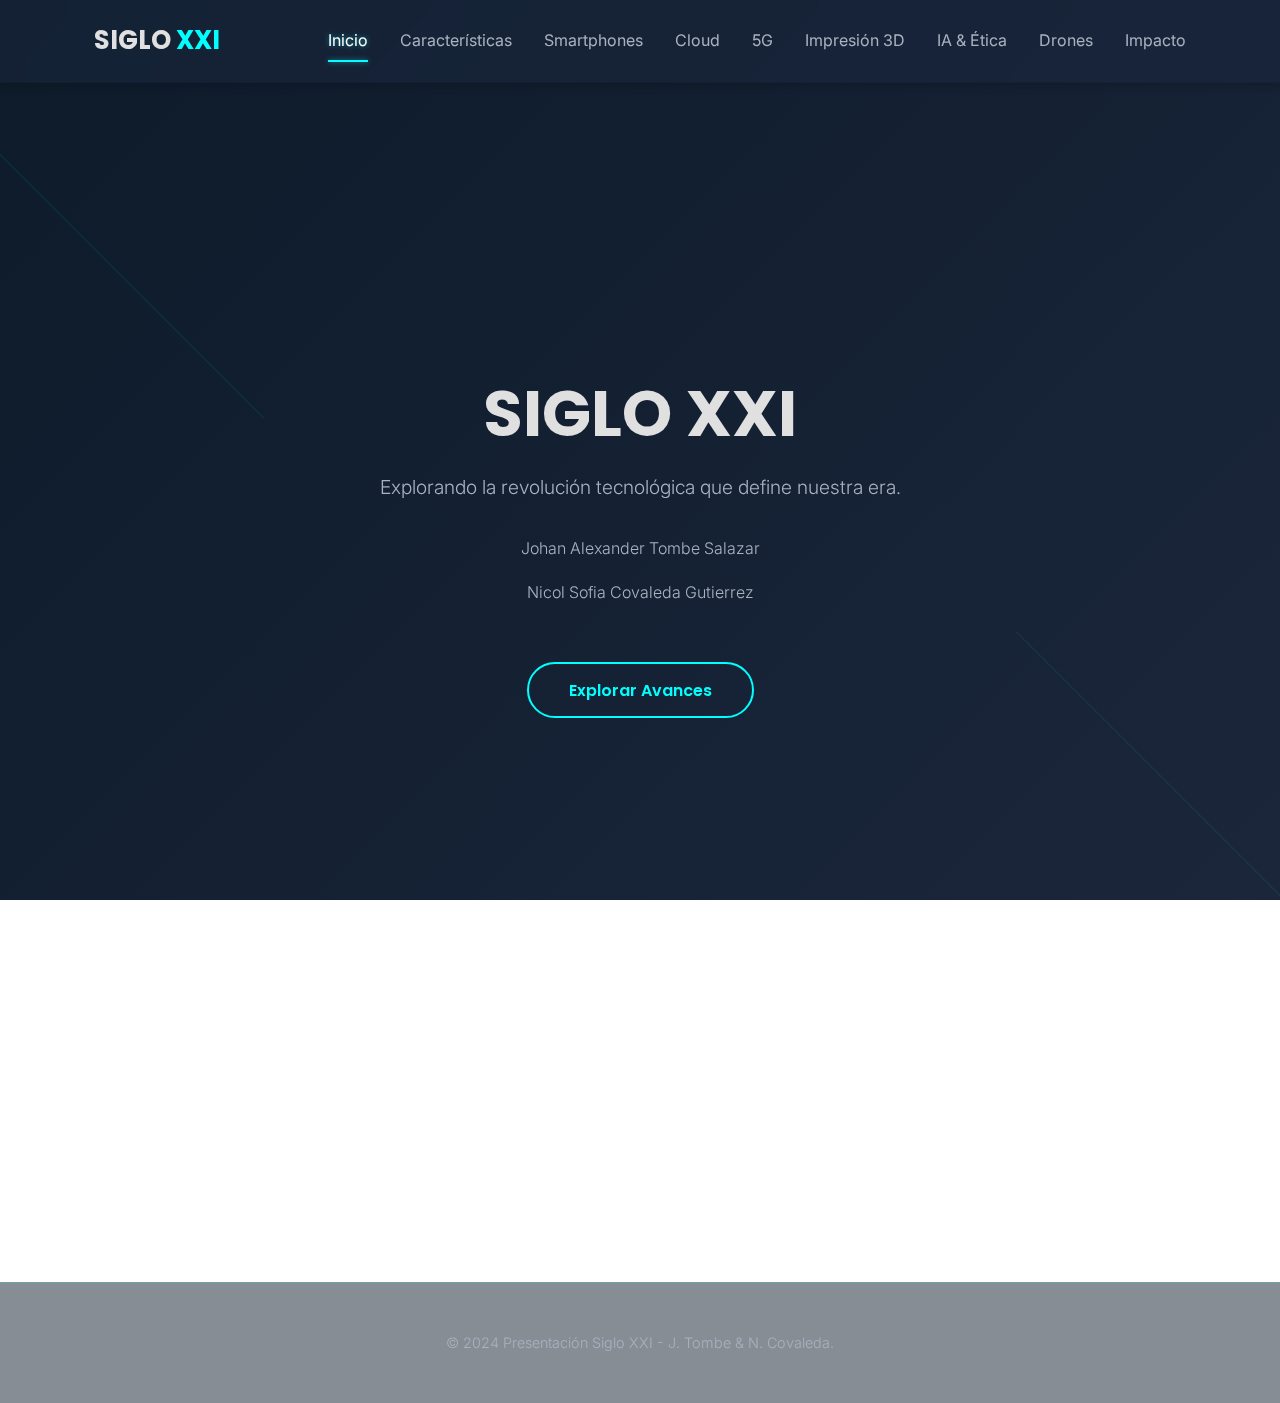
<file: index.html>
<!DOCTYPE html>
<html lang="es">
<head>
    <meta charset="UTF-8">
    <meta name="viewport" content="width=device-width, initial-scale=1.0">
    <title>Siglo XXI - Avances Tecnológicos</title>
    <link rel="stylesheet" href="style.css">
    <!-- Optional Favicon -->
    <!-- <link rel="icon" href="assets/favicon.png"> -->
</head>
<body>
    <header class="main-header">
        <div class="container">
            <div class="logo"><a href="index.html">SIGLO <span>XXI</span></a></div>
            <nav class="main-nav">
                <ul>
                    <li><a href="index.html" class="active">Inicio</a></li>
                    <li><a href="caracteristicas.html">Características</a></li>
                    <li><a href="smartphones.html">Smartphones</a></li>
                    <li><a href="cloud.html">Cloud</a></li>
                    <li><a href="5g.html">5G</a></li>
                    <li><a href="impresion3d.html">Impresión 3D</a></li>
                    <li><a href="ia-etica.html">IA & Ética</a></li>
                    <li><a href="drones.html">Drones</a></li>
                    <li><a href="impacto.html">Impacto</a></li>
                </ul>
            </nav>
        </div>
    </header>

    <main>
        <section class="hero">
            <div class="container">
                <h1 class="animate-on-scroll">SIGLO XXI</h1>
                <p class="subtitle animate-on-scroll delay-1">
                    Explorando la revolución tecnológica que define nuestra era.
                </p>
                <div class="authors animate-on-scroll delay-2">
                    <p>Johan Alexander Tombe Salazar</p>
                    <p>Nicol Sofia Covaleda Gutierrez</p>
                </div>
                <a href="caracteristicas.html" class="cta-button animate-on-scroll delay-3">
                    Explorar Avances
                </a>
            </div>
        </section>

        <!-- Optional: Add a brief intro section here -->
        <section class="container animate-on-scroll">
            <h2 style="text-align: center;">Una Era de Transformación Digital</h2>
            <p style="text-align: center; max-width: 700px; margin-left: auto; margin-right: auto;">
                El siglo XXI se caracteriza por una aceleración sin precedentes en la innovación tecnológica. Desde la inteligencia artificial hasta la conectividad global, estas herramientas están remodelando cada aspecto de nuestras vidas, sociedades y economías.
            </p>
        </section>

    </main>

    <footer class="main-footer">
        <div class="container">
            <p>© 2024 Presentación Siglo XXI - J. Tombe & N. Covaleda.</p>
        </div>
    </footer>

    <!-- Modal Overlay - Needed on every page for modals to work -->
    <div class="modal-overlay"></div>

    <script src="script.js"></script>
</body>
</html>
</file>
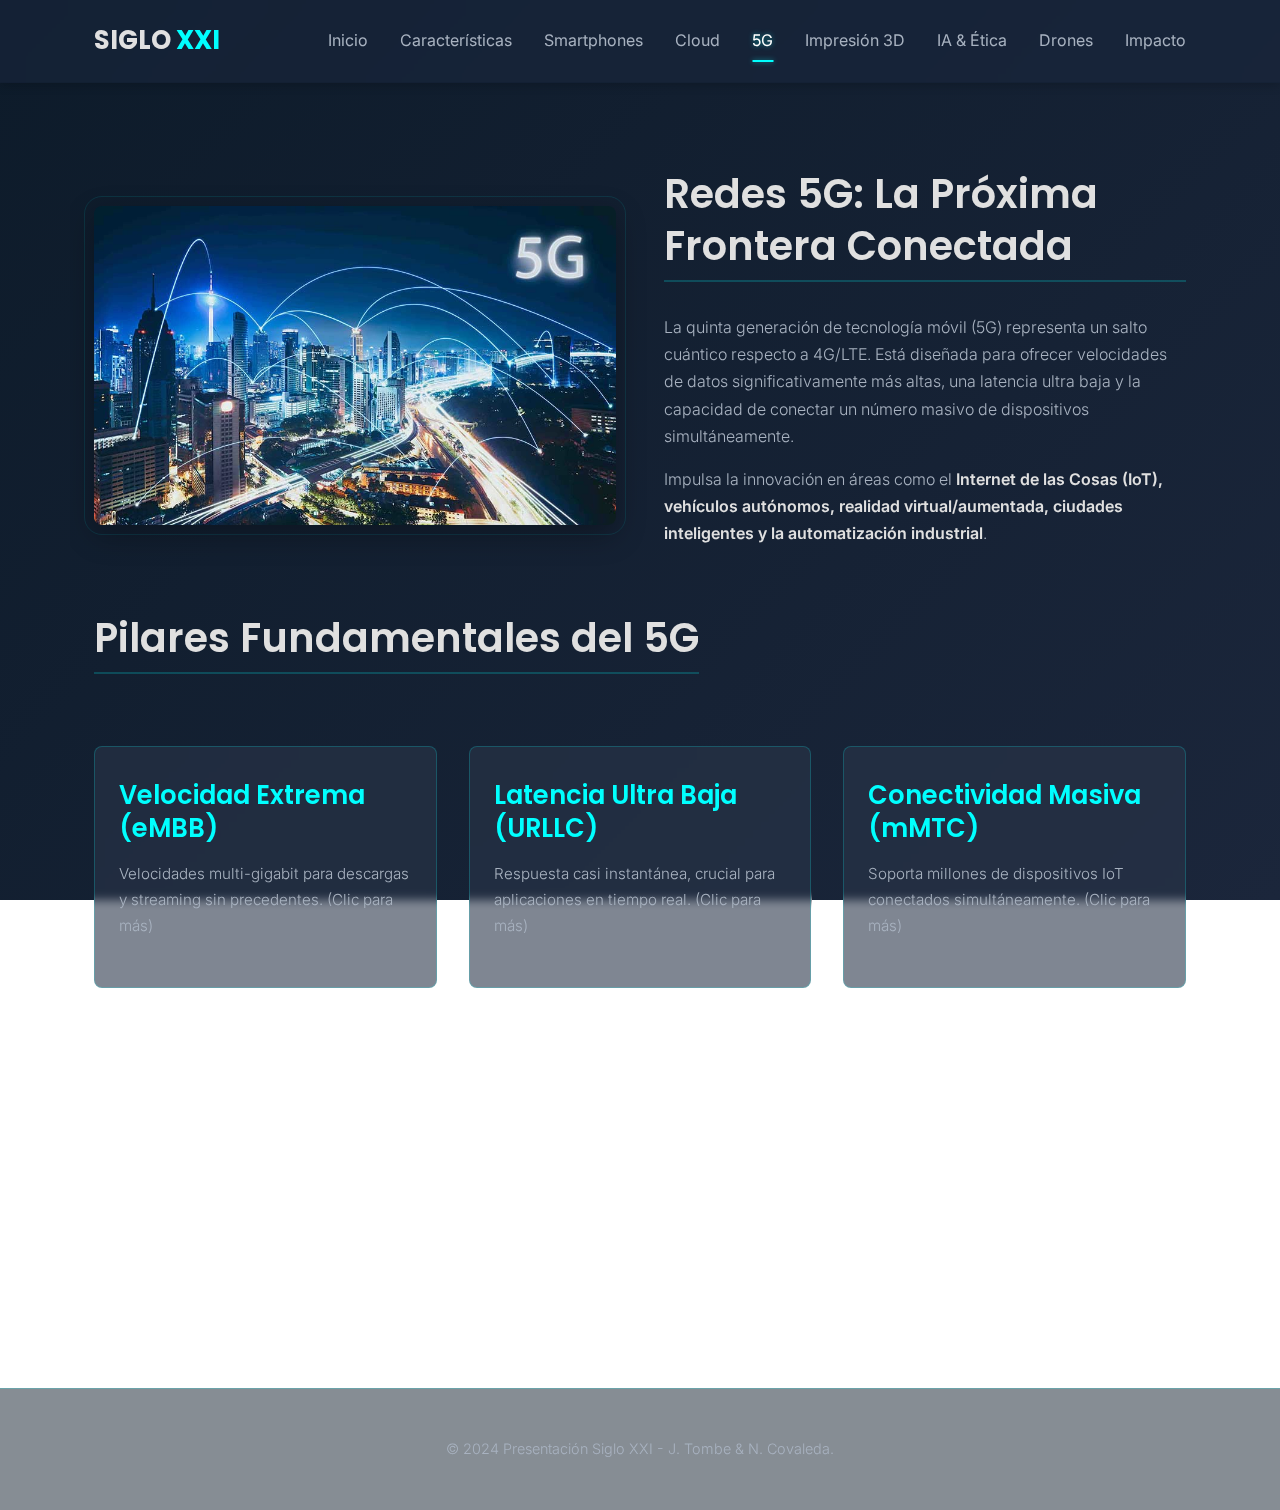
<file: 5g.html>
<!DOCTYPE html>
<html lang="es">
<head>
    <meta charset="UTF-8">
    <meta name="viewport" content="width=device-width, initial-scale=1.0">
    <title>Siglo XXI - Redes 5G</title>
    <link rel="stylesheet" href="style.css">
</head>
<body>
    <header class="main-header">
        <div class="container">
           <div class="logo"><a href="index.html">SIGLO <span>XXI</span></a></div>
           <nav class="main-nav">
                <ul>
                   <li><a href="index.html">Inicio</a></li>
                   <li><a href="caracteristicas.html">Características</a></li>
                   <li><a href="smartphones.html">Smartphones</a></li>
                   <li><a href="cloud.html">Cloud</a></li>
                   <li><a href="5g.html" class="active">5G</a></li>
                   <li><a href="impresion3d.html">Impresión 3D</a></li>
                   <li><a href="ia-etica.html">IA & Ética</a></li>
                   <li><a href="drones.html">Drones</a></li>
                   <li><a href="impacto.html">Impacto</a></li>
                </ul>
            </nav>
       </div>
   </header>

    <main>
        <section class="container">
             <div class="feature-layout animate-on-scroll">
                 <div class="feature-image">
                     <!-- Replace with image: Graphic depicting 5G waves connecting a city, IoT devices, cars -->
                      <img src="assets/placeholder_5g.jpg" alt="Conectividad 5G">
                 </div>
                 <div class="feature-text">
                     <h2>Redes 5G: La Próxima Frontera Conectada</h2>
                     <p>La quinta generación de tecnología móvil (5G) representa un salto cuántico respecto a 4G/LTE. Está diseñada para ofrecer velocidades de datos significativamente más altas, una latencia ultra baja y la capacidad de conectar un número masivo de dispositivos simultáneamente.</p>
                      <p>Impulsa la innovación en áreas como el <strong>Internet de las Cosas (IoT), vehículos autónomos, realidad virtual/aumentada, ciudades inteligentes y la automatización industrial</strong>.</p>
                 </div>
            </div>
        </section>

        <section class="container">
            <h2 class="animate-on-scroll">Pilares Fundamentales del 5G</h2>
             <div class="card-grid">
                <div class="card animate-on-scroll delay-1 modal-trigger" data-modal-target="#modal-5g-speed">
                     <h3>Velocidad Extrema (eMBB)</h3>
                     <p>Velocidades multi-gigabit para descargas y streaming sin precedentes. (Clic para más)</p>
                 </div>
                  <div class="card animate-on-scroll delay-2 modal-trigger" data-modal-target="#modal-5g-latency">
                      <h3>Latencia Ultra Baja (URLLC)</h3>
                      <p>Respuesta casi instantánea, crucial para aplicaciones en tiempo real. (Clic para más)</p>
                  </div>
                  <div class="card animate-on-scroll delay-3 modal-trigger" data-modal-target="#modal-5g-capacity">
                      <h3>Conectividad Masiva (mMTC)</h3>
                      <p>Soporta millones de dispositivos IoT conectados simultáneamente. (Clic para más)</p>
                  </div>
                   <div class="card animate-on-scroll delay-4 modal-trigger" data-modal-target="#modal-5g-slicing">
                      <h3>Network Slicing</h3>
                       <p>Crea redes virtuales optimizadas sobre una misma infraestructura. (Clic para más)</p>
                   </div>
            </div>
        </section>
        <!-- Space for hidden Modals defined below -->
    </main>

     <footer class="main-footer">
        <div class="container">
            <p>© 2024 Presentación Siglo XXI - J. Tombe & N. Covaleda.</p>
        </div>
    </footer>

    <!-- Modal Overlay -->
    <div class="modal-overlay">
        <!-- Hidden Modal Structures -->
        <div class="modal" id="modal-5g-speed">
            <button class="modal-close" aria-label="Cerrar modal">×</button>
            <div class="modal-header"><h3>Velocidad Extrema (Enhanced Mobile Broadband)</h3></div>
            <div class="modal-body">
                <p>eMBB se enfoca en aumentar drásticamente el ancho de banda. Ofrece picos teóricos de hasta 20 Gbps (aunque las velocidades reales iniciales son menores), permitiendo descargar películas 4K en segundos, streaming de realidad virtual/aumentada de alta fidelidad, y una experiencia de navegación web y uso de aplicaciones significativamente más fluida, incluso en áreas congestionadas.</p>
            </div>
        </div>
         <div class="modal" id="modal-5g-latency">
            <button class="modal-close" aria-label="Cerrar modal">×</button>
             <div class="modal-header"><h3>Latencia Ultra Baja (Ultra-Reliable Low-Latency Communication)</h3></div>
            <div class="modal-body">
                <p>URLLC reduce el retraso de la red a tan solo 1 milisegundo (ida y vuelta). Esta respuesta casi instantánea es fundamental para aplicaciones donde el tiempo es crítico: control remoto de robots industriales, vehículos autónomos comunicándose entre sí y con la infraestructura (V2X), videojuegos en la nube sin lag perceptible, y procedimientos médicos a distancia.</p>
            </div>
         </div>
         <div class="modal" id="modal-5g-capacity">
             <button class="modal-close" aria-label="Cerrar modal">×</button>
             <div class="modal-header"><h3>Conectividad Masiva (Massive Machine-Type Communications)</h3></div>
             <div class="modal-body">
                 <p>mMTC está diseñado para conectar eficientemente un gran número de dispositivos que transmiten pequeñas cantidades de datos de forma intermitente, como sensores IoT. Permite soportar hasta 1 millón de dispositivos por kilómetro cuadrado, habilitando aplicaciones de ciudades inteligentes, agricultura conectada, logística y monitorización ambiental a gran escala, con bajo consumo energético por dispositivo.</p>
            </div>
         </div>
        <div class="modal" id="modal-5g-slicing">
            <button class="modal-close" aria-label="Cerrar modal">×</button>
             <div class="modal-header"><h3>Network Slicing</h3></div>
             <div class="modal-body">
                <p>Esta tecnología permite dividir la red 5G física en múltiples redes virtuales independientes (slices). Cada slice puede ser configurada con características específicas (velocidad, latencia, seguridad, capacidad) para satisfacer las necesidades particulares de una aplicación o servicio. Por ejemplo, una slice de alta velocidad para streaming, una slice de baja latencia para coches autónomos, y una slice de bajo consumo para IoT masivo, todo sobre la misma infraestructura.</p>
            </div>
         </div>
        <!-- End Hidden Modals -->
    </div>

    <script src="script.js"></script>
</body>
</html>
</file>
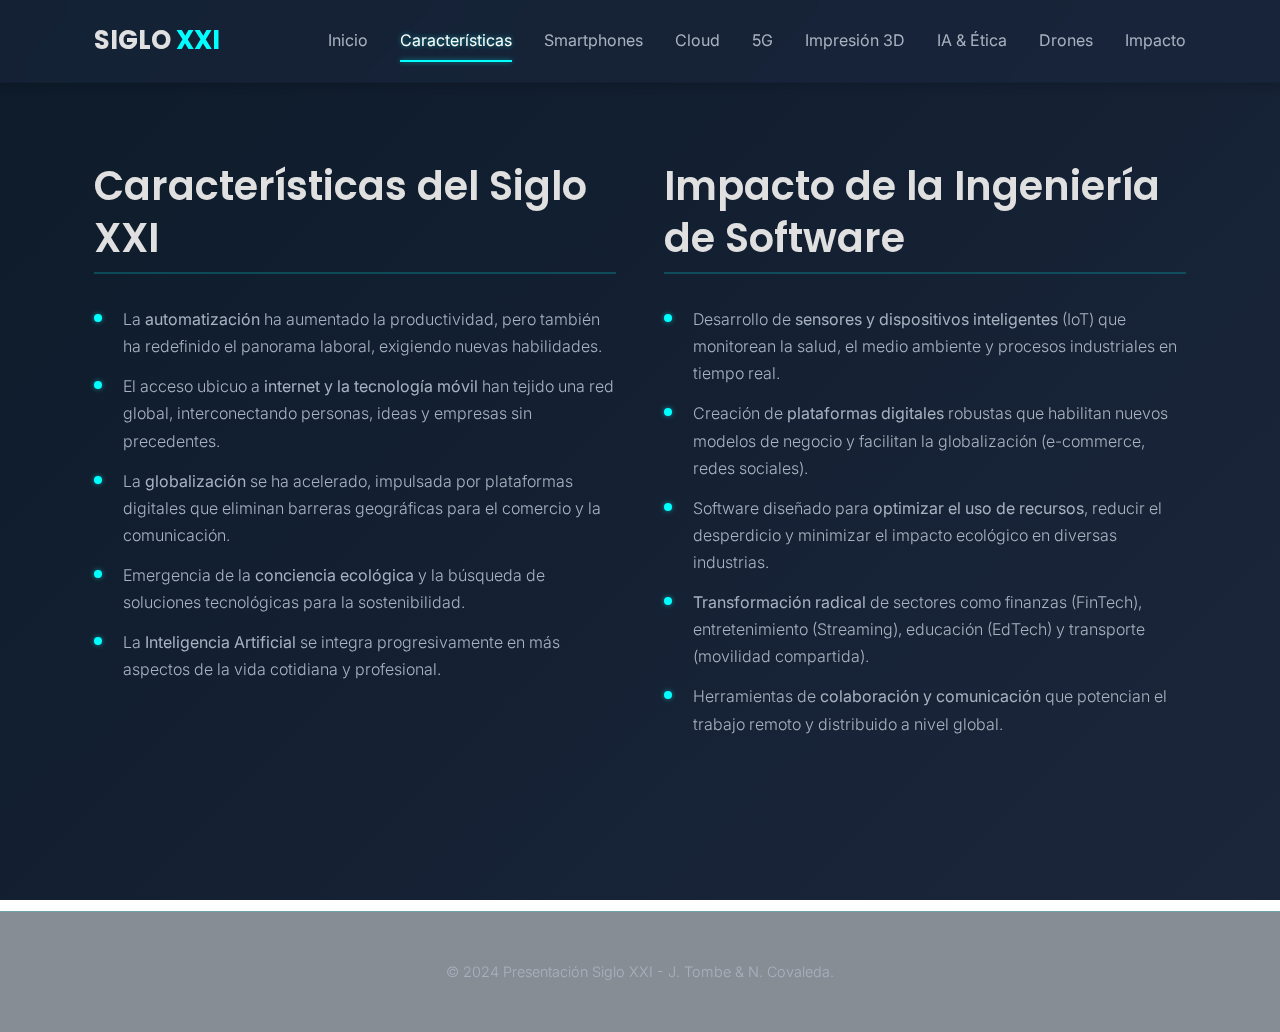
<file: caracteristicas.html>
<!DOCTYPE html>
<html lang="es">
<head>
    <meta charset="UTF-8">
    <meta name="viewport" content="width=device-width, initial-scale=1.0">
    <title>Siglo XXI - Características y Software</title>
    <link rel="stylesheet" href="style.css">
</head>
<body>
    <header class="main-header">
        <div class="container">
            <div class="logo"><a href="index.html">SIGLO <span>XXI</span></a></div>
            <nav class="main-nav">
                <ul>
                    <li><a href="index.html">Inicio</a></li>
                    <li><a href="caracteristicas.html" class="active">Características</a></li>
                    <li><a href="smartphones.html">Smartphones</a></li>
                    <li><a href="cloud.html">Cloud</a></li>
                    <li><a href="5g.html">5G</a></li>
                    <li><a href="impresion3d.html">Impresión 3D</a></li>
                    <li><a href="ia-etica.html">IA & Ética</a></li>
                    <li><a href="drones.html">Drones</a></li>
                    <li><a href="impacto.html">Impacto</a></li>
                </ul>
            </nav>
        </div>
    </header>

    <main>
        <section class="container">
            <div class="two-column-layout">
                <div class="column animate-on-scroll">
                    <h2>Características del Siglo XXI</h2>
                    <ul>
                        <li>La <strong>automatización</strong> ha aumentado la productividad, pero también ha redefinido el panorama laboral, exigiendo nuevas habilidades.</li>
                        <li>El acceso ubicuo a <strong>internet y la tecnología móvil</strong> han tejido una red global, interconectando personas, ideas y empresas sin precedentes.</li>
                        <li>La <strong>globalización</strong> se ha acelerado, impulsada por plataformas digitales que eliminan barreras geográficas para el comercio y la comunicación.</li>
                        <li>Emergencia de la <strong>conciencia ecológica</strong> y la búsqueda de soluciones tecnológicas para la sostenibilidad.</li>
                         <li>La <strong>Inteligencia Artificial</strong> se integra progresivamente en más aspectos de la vida cotidiana y profesional.</li>
                    </ul>
                </div>
                <div class="column animate-on-scroll delay-1">
                    <h2>Impacto de la Ingeniería de Software</h2>
                    <ul>
                        <li>Desarrollo de <strong>sensores y dispositivos inteligentes</strong> (IoT) que monitorean la salud, el medio ambiente y procesos industriales en tiempo real.</li>
                        <li>Creación de <strong>plataformas digitales</strong> robustas que habilitan nuevos modelos de negocio y facilitan la globalización (e-commerce, redes sociales).</li>
                        <li>Software diseñado para <strong>optimizar el uso de recursos</strong>, reducir el desperdicio y minimizar el impacto ecológico en diversas industrias.</li>
                        <li><strong>Transformación radical</strong> de sectores como finanzas (FinTech), entretenimiento (Streaming), educación (EdTech) y transporte (movilidad compartida).</li>
                        <li>Herramientas de <strong>colaboración y comunicación</strong> que potencian el trabajo remoto y distribuido a nivel global.</li>
                    </ul>
                </div>
            </div>
        </section>
    </main>

    <footer class="main-footer">
        <div class="container">
            <p>© 2024 Presentación Siglo XXI - J. Tombe & N. Covaleda.</p>
        </div>
    </footer>

    <!-- Modal Overlay -->
    <div class="modal-overlay"></div>

    <script src="script.js"></script>
</body>
</html>
</file>
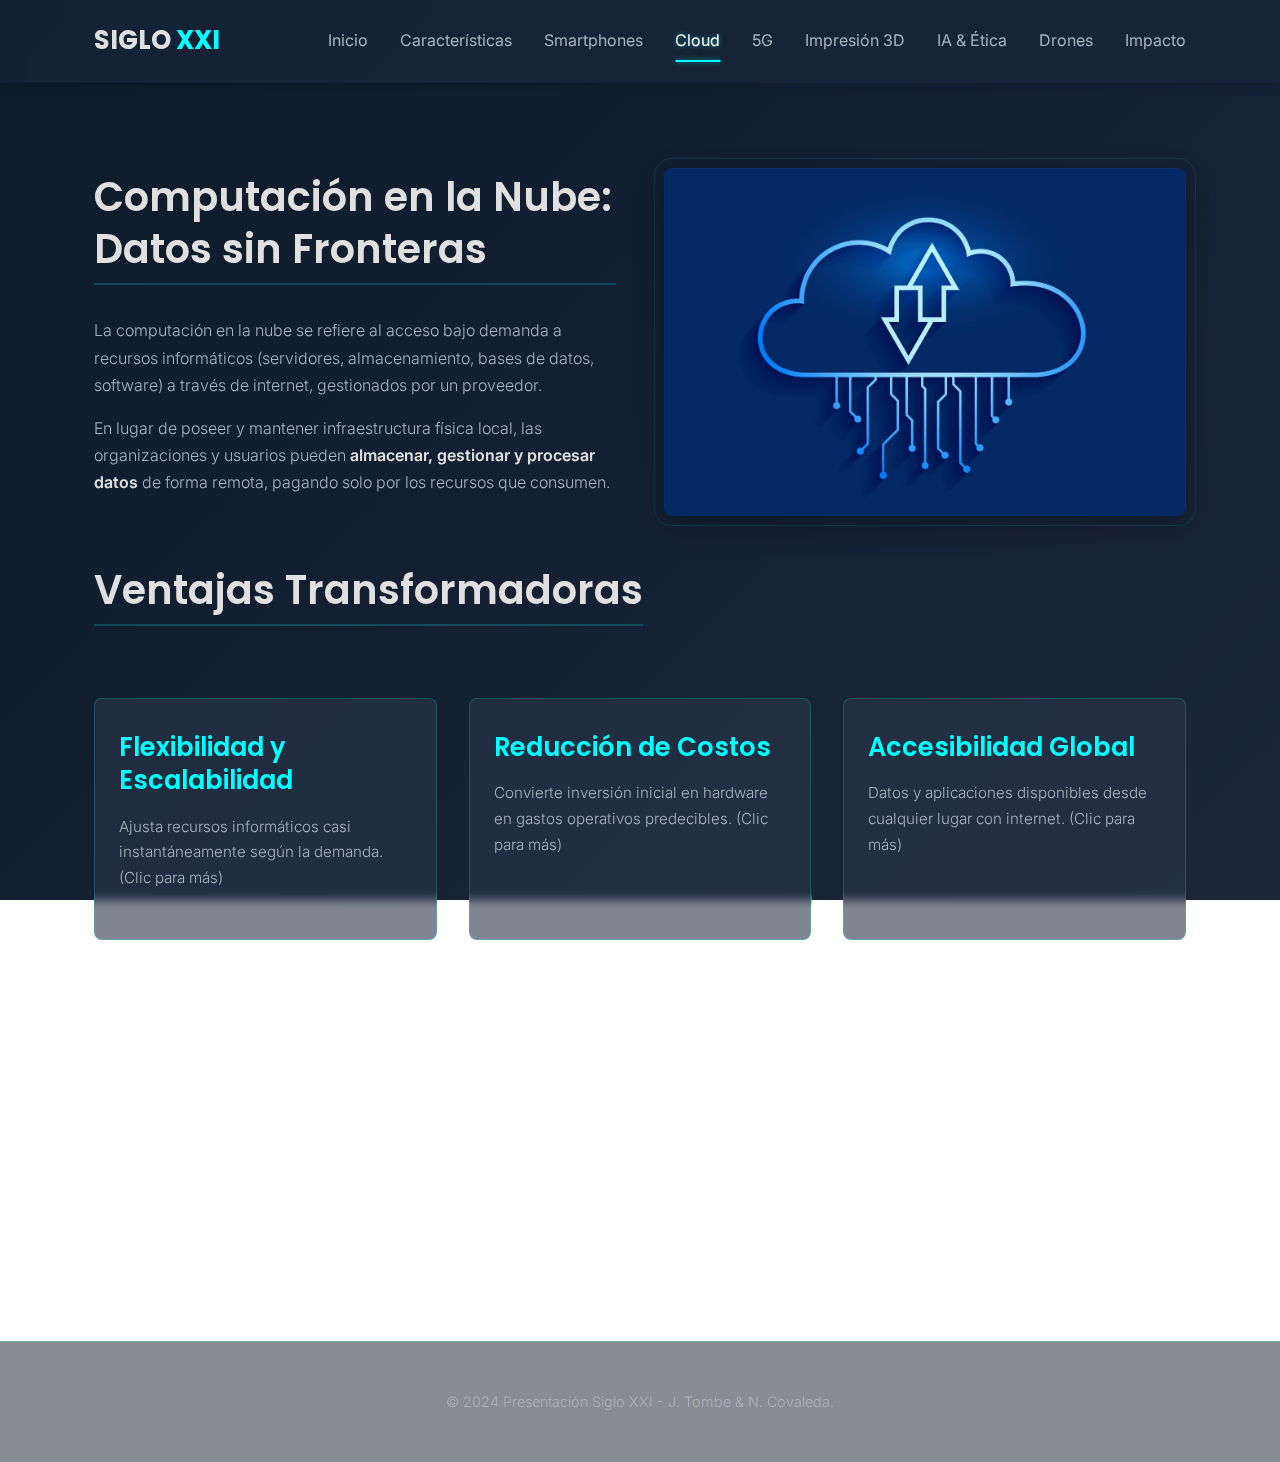
<file: cloud.html>
<!DOCTYPE html>
<html lang="es">
<head>
    <meta charset="UTF-8">
    <meta name="viewport" content="width=device-width, initial-scale=1.0">
    <title>Siglo XXI - Computación en la Nube</title>
    <link rel="stylesheet" href="style.css">
</head>
<body>
    <header class="main-header">
        <div class="container">
           <div class="logo"><a href="index.html">SIGLO <span>XXI</span></a></div>
           <nav class="main-nav">
                <ul>
                   <li><a href="index.html">Inicio</a></li>
                   <li><a href="caracteristicas.html">Características</a></li>
                   <li><a href="smartphones.html">Smartphones</a></li>
                   <li><a href="cloud.html" class="active">Cloud</a></li>
                   <li><a href="5g.html">5G</a></li>
                   <li><a href="impresion3d.html">Impresión 3D</a></li>
                   <li><a href="ia-etica.html">IA & Ética</a></li>
                   <li><a href="drones.html">Drones</a></li>
                   <li><a href="impacto.html">Impacto</a></li>
                </ul>
            </nav>
       </div>
   </header>

    <main>
        <section class="container">
             <div class="feature-layout reverse animate-on-scroll"> <!-- Image on the right -->
                 <div class="feature-image">
                     <!-- Replace with image: Abstract graphic of interconnected cloud servers or data flow -->
                     <img src="assets/placeholder_cloud.jpg" alt="Concepto de Computación en la Nube">
                 </div>
                 <div class="feature-text">
                     <h2>Computación en la Nube: Datos sin Fronteras</h2>
                     <p>La computación en la nube se refiere al acceso bajo demanda a recursos informáticos (servidores, almacenamiento, bases de datos, software) a través de internet, gestionados por un proveedor.</p>
                     <p>En lugar de poseer y mantener infraestructura física local, las organizaciones y usuarios pueden <strong>almacenar, gestionar y procesar datos</strong> de forma remota, pagando solo por los recursos que consumen.</p>
                 </div>
            </div>
        </section>

        <section class="container">
            <h2 class="animate-on-scroll">Ventajas Transformadoras</h2>
            <div class="card-grid">
                 <div class="card animate-on-scroll delay-1 modal-trigger" data-modal-target="#modal-cloud-flex">
                     <h3>Flexibilidad y Escalabilidad</h3>
                     <p>Ajusta recursos informáticos casi instantáneamente según la demanda. (Clic para más)</p>
                 </div>
                 <div class="card animate-on-scroll delay-2 modal-trigger" data-modal-target="#modal-cloud-cost">
                     <h3>Reducción de Costos</h3>
                     <p>Convierte inversión inicial en hardware en gastos operativos predecibles. (Clic para más)</p>
                 </div>
                 <div class="card animate-on-scroll delay-3 modal-trigger" data-modal-target="#modal-cloud-access">
                     <h3>Accesibilidad Global</h3>
                     <p>Datos y aplicaciones disponibles desde cualquier lugar con internet. (Clic para más)</p>
                 </div>
                  <div class="card animate-on-scroll delay-4 modal-trigger" data-modal-target="#modal-cloud-security">
                      <h3>Seguridad y Respaldo</h3>
                      <p>Benefíciate de inversiones masivas en seguridad de los proveedores. (Clic para más)</p>
                  </div>
                   <div class="card animate-on-scroll delay-1 modal-trigger" data-modal-target="#modal-cloud-innovation"> <!-- Reuse delays -->
                      <h3>Innovación Acelerada</h3>
                      <p>Accede a tecnologías avanzadas como IA/ML sin infraestructura propia. (Clic para más)</p>
                  </div>
                   <div class="card animate-on-scroll delay-2 modal-trigger" data-modal-target="#modal-cloud-education"> <!-- Reuse delays -->
                      <h3>Impacto Educativo</h3>
                      <p>Democratiza el acceso a software potente y recursos de aprendizaje. (Clic para más)</p>
                  </div>
             </div>
        </section>
         <!-- Space for hidden Modals defined below -->
    </main>

     <footer class="main-footer">
        <div class="container">
            <p>© 2024 Presentación Siglo XXI - J. Tombe & N. Covaleda.</p>
        </div>
    </footer>

     <!-- Modal Overlay -->
    <div class="modal-overlay">
        <!-- Hidden Modal Structures -->
        <div class="modal" id="modal-cloud-flex">
            <button class="modal-close" aria-label="Cerrar modal">×</button>
            <div class="modal-header"><h3>Flexibilidad y Escalabilidad</h3></div>
            <div class="modal-body">
                <p>La nube permite escalar verticalmente (más potencia a una instancia) u horizontalmente (más instancias) en minutos. Esto es ideal para cargas de trabajo variables, picos de tráfico estacionales o crecimiento rápido, evitando el sobreaprovisionamiento o la falta de capacidad de la infraestructura tradicional.</p>
            </div>
        </div>
        <div class="modal" id="modal-cloud-cost">
            <button class="modal-close" aria-label="Cerrar modal">×</button>
            <div class="modal-header"><h3>Reducción de Costos (OpEx vs CapEx)</h3></div>
            <div class="modal-body">
                <p>Elimina la necesidad de comprar servidores caros, espacio físico, aire acondicionado y personal dedicado al mantenimiento (Capital Expenditure - CapEx). En su lugar, pagas una suscripción o por el uso real (Operational Expenditure - OpEx), lo que mejora el flujo de caja y la previsibilidad de gastos.</p>
            </div>
        </div>
        <div class="modal" id="modal-cloud-access">
             <button class="modal-close" aria-label="Cerrar modal">×</button>
             <div class="modal-header"><h3>Accesibilidad Global y Colaboración</h3></div>
             <div class="modal-body">
                <p>Los equipos pueden acceder a la misma información y herramientas desde diferentes ubicaciones geográficas, facilitando el trabajo remoto, la colaboración en proyectos distribuidos y la expansión a nuevos mercados sin necesidad de desplegar infraestructura local en cada sitio.</p>
            </div>
         </div>
         <div class="modal" id="modal-cloud-security">
            <button class="modal-close" aria-label="Cerrar modal">×</button>
             <div class="modal-header"><h3>Seguridad y Respaldo Avanzados</h3></div>
            <div class="modal-body">
                 <p>Proveedores como AWS, Azure o GCP invierten miles de millones en seguridad física de data centers, seguridad de red, cifrado de datos, cumplimiento normativo (GDPR, HIPAA) y herramientas de monitoreo. Ofrecen opciones robustas de backup y recuperación ante desastres, a menudo superando lo que una empresa individual podría implementar.</p>
            </div>
         </div>
        <div class="modal" id="modal-cloud-innovation">
            <button class="modal-close" aria-label="Cerrar modal">×</button>
            <div class="modal-header"><h3>Innovación Acelerada</h3></div>
            <div class="modal-body">
                <p>La nube ofrece acceso inmediato a servicios avanzados como bases de datos gestionadas, herramientas de Big Data, plataformas de Machine Learning e Inteligencia Artificial. Las empresas pueden experimentar, desarrollar y desplegar nuevas aplicaciones y servicios mucho más rápido, sin la barrera de construir y configurar la infraestructura subyacente.</p>
            </div>
        </div>
         <div class="modal" id="modal-cloud-education">
             <button class="modal-close" aria-label="Cerrar modal">×</button>
            <div class="modal-header"><h3>Impacto Educativo</h3></div>
            <div class="modal-body">
                 <p>Estudiantes e instituciones pueden utilizar software especializado y potente (ej. diseño CAD, simulación científica, análisis de datos) a través de un navegador web, sin necesidad de costosas licencias o hardware potente. Facilita el almacenamiento compartido, las plataformas de e-learning y el acceso equitativo a recursos educativos.</p>
             </div>
         </div>
        <!-- End Hidden Modals -->
    </div>

    <script src="script.js"></script>
</body>
</html>
</file>
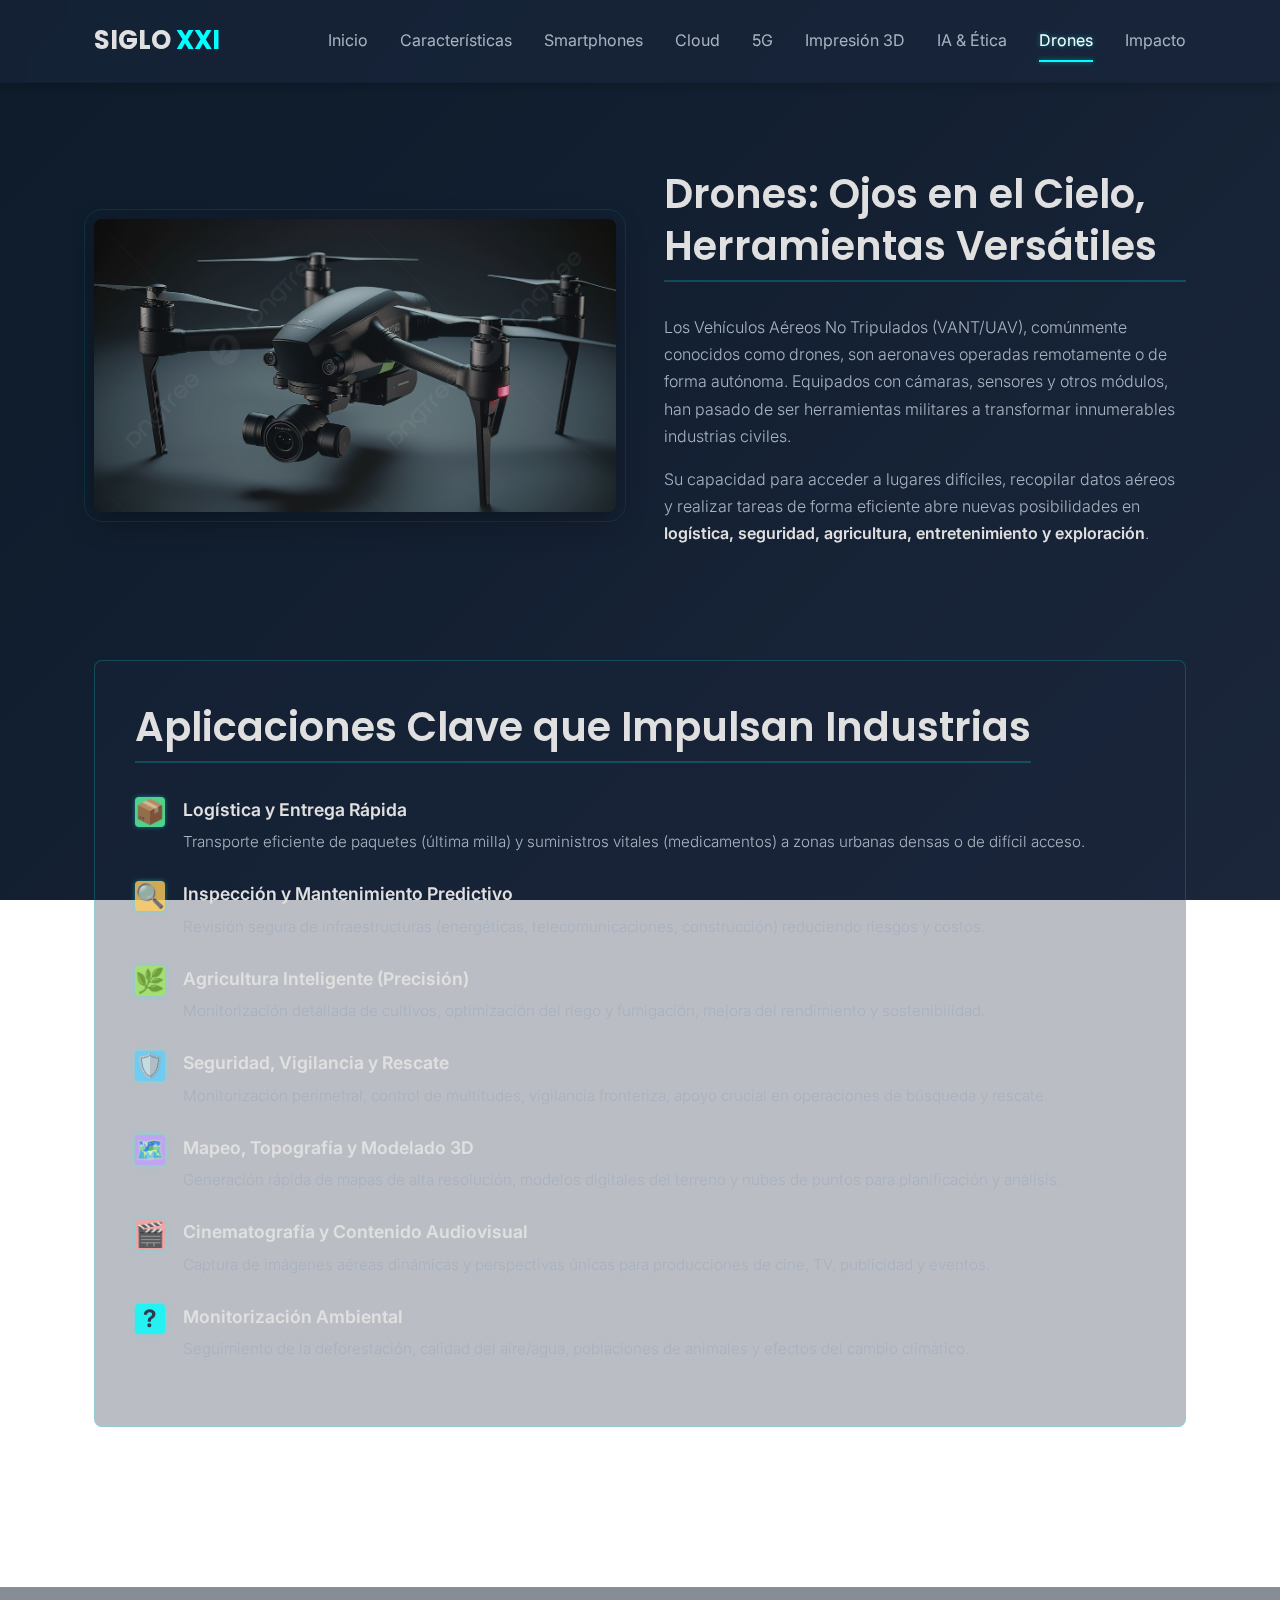
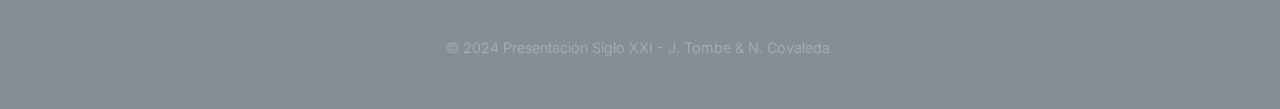
<file: drones.html>
<!DOCTYPE html>
<html lang="es">
<head>
    <meta charset="UTF-8">
    <meta name="viewport" content="width=device-width, initial-scale=1.0">
    <title>Siglo XXI - Drones</title>
    <link rel="stylesheet" href="style.css">
</head>
<body>
     <header class="main-header">
         <div class="container">
            <div class="logo"><a href="index.html">SIGLO <span>XXI</span></a></div>
            <nav class="main-nav">
                 <ul>
                    <li><a href="index.html">Inicio</a></li>
                    <li><a href="caracteristicas.html">Características</a></li>
                    <li><a href="smartphones.html">Smartphones</a></li>
                    <li><a href="cloud.html">Cloud</a></li>
                    <li><a href="5g.html">5G</a></li>
                    <li><a href="impresion3d.html">Impresión 3D</a></li>
                    <li><a href="ia-etica.html">IA & Ética</a></li>
                    <li><a href="drones.html" class="active">Drones</a></li>
                    <li><a href="impacto.html">Impacto</a></li>
                 </ul>
             </nav>
        </div>
    </header>

    <main>
        <section class="container">
             <div class="feature-layout animate-on-scroll">
                 <div class="feature-image">
                    <!-- Replace with image: Dynamic shot of a drone in flight - delivery, inspection, or cinematic use -->
                     <img src="assets/placeholder_drone.jpg" alt="Dron en Operación">
                 </div>
                 <div class="feature-text">
                     <h2>Drones: Ojos en el Cielo, Herramientas Versátiles</h2>
                      <p>Los Vehículos Aéreos No Tripulados (VANT/UAV), comúnmente conocidos como drones, son aeronaves operadas remotamente o de forma autónoma. Equipados con cámaras, sensores y otros módulos, han pasado de ser herramientas militares a transformar innumerables industrias civiles.</p>
                      <p>Su capacidad para acceder a lugares difíciles, recopilar datos aéreos y realizar tareas de forma eficiente abre nuevas posibilidades en <strong>logística, seguridad, agricultura, entretenimiento y exploración</strong>.</p>
                 </div>
            </div>
        </section>

         <!-- Redesigned Section for Drone Applications -->
        <section class="container">
            <div class="content-section animate-on-scroll delay-1">
                 <h2>Aplicaciones Clave que Impulsan Industrias</h2>
                <div class="drone-apps-list animate-on-scroll delay-2"> <!-- Used the list-based redesign -->
                     <ul>
                        <!-- NOTE: Add classes like "icon-logistics" if using unique background icons/colors per item via CSS -->
                        <li class="icon-logistics">
                             <strong>Logística y Entrega Rápida</strong>
                             <p>Transporte eficiente de paquetes (última milla) y suministros vitales (medicamentos) a zonas urbanas densas o de difícil acceso.</p>
                        </li>
                         <li class="icon-inspection">
                             <strong>Inspección y Mantenimiento Predictivo</strong>
                             <p>Revisión segura de infraestructuras (energéticas, telecomunicaciones, construcción) reduciendo riesgos y costos.</p>
                         </li>
                        <li class="icon-agriculture">
                            <strong>Agricultura Inteligente (Precisión)</strong>
                            <p>Monitorización detallada de cultivos, optimización del riego y fumigación, mejora del rendimiento y sostenibilidad.</p>
                        </li>
                        <li class="icon-security">
                            <strong>Seguridad, Vigilancia y Rescate</strong>
                             <p>Monitorización perimetral, control de multitudes, vigilancia fronteriza, apoyo crucial en operaciones de búsqueda y rescate.</p>
                        </li>
                        <li class="icon-mapping">
                            <strong>Mapeo, Topografía y Modelado 3D</strong>
                             <p>Generación rápida de mapas de alta resolución, modelos digitales del terreno y nubes de puntos para planificación y análisis.</p>
                         </li>
                         <li class="icon-cinema">
                             <strong>Cinematografía y Contenido Audiovisual</strong>
                            <p>Captura de imágenes aéreas dinámicas y perspectivas únicas para producciones de cine, TV, publicidad y eventos.</p>
                         </li>
                         <li> <!-- Example without specific icon class -->
                             <strong>Monitorización Ambiental</strong>
                            <p>Seguimiento de la deforestación, calidad del aire/agua, poblaciones de animales y efectos del cambio climático.</p>
                         </li>
                    </ul>
                 </div>
            </div>
         </section>
          <!-- End Redesigned Section -->

    </main>

     <footer class="main-footer">
         <div class="container">
             <p>© 2024 Presentación Siglo XXI - J. Tombe & N. Covaleda.</p>
        </div>
    </footer>

    <!-- Modal Overlay -->
    <div class="modal-overlay"></div>

    <script src="script.js"></script>
</body>
</html>
</file>
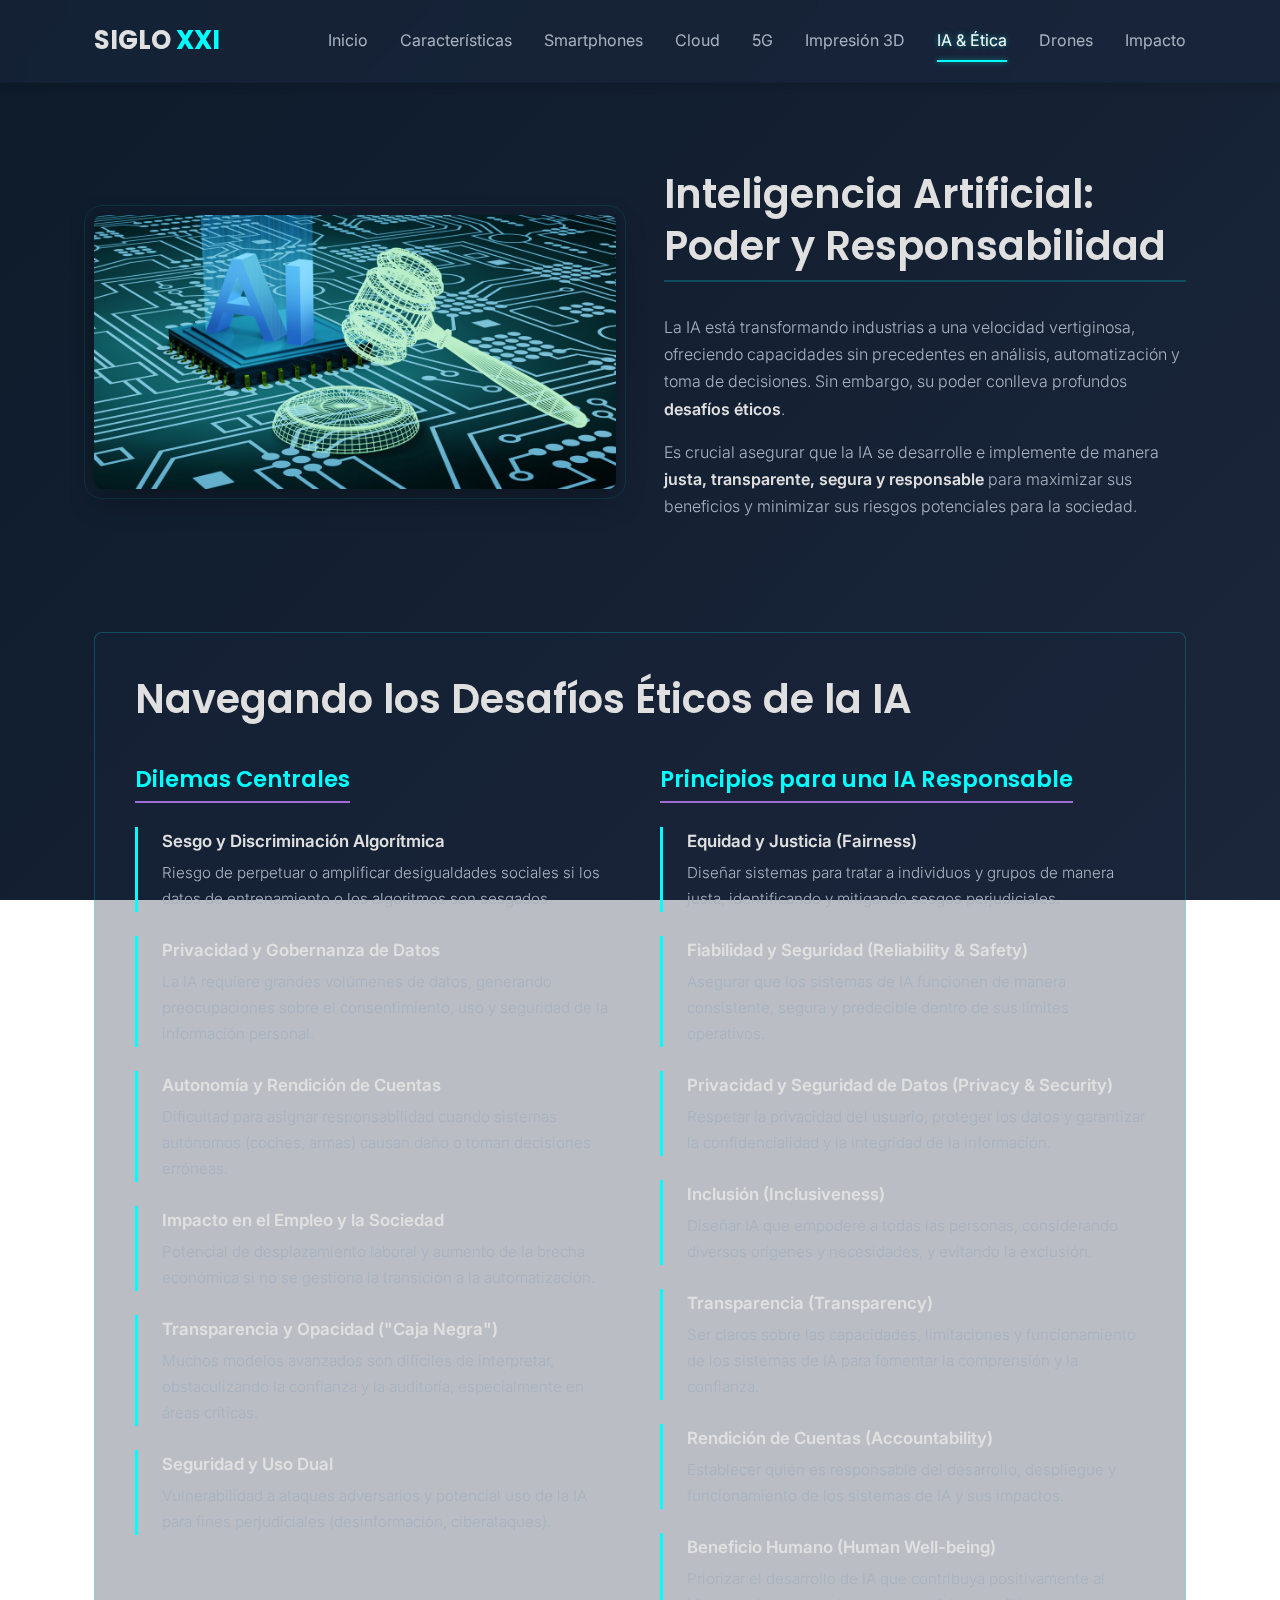
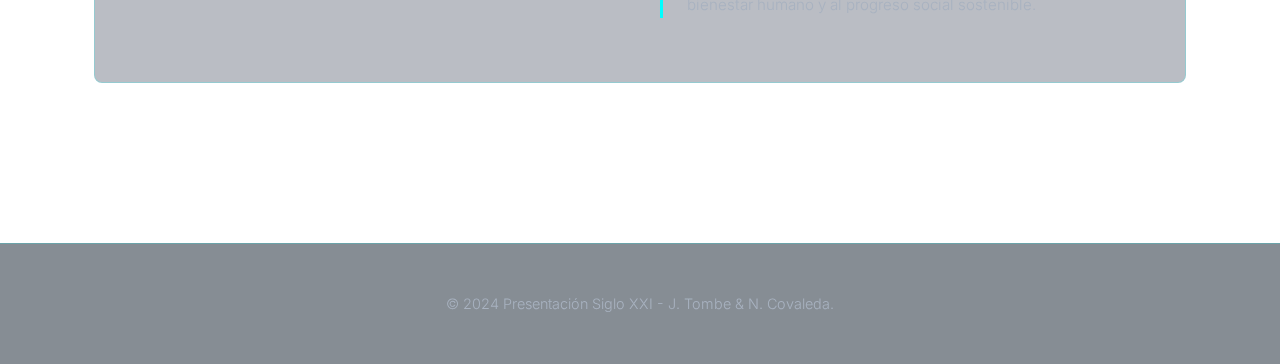
<file: ia-etica.html>
<!DOCTYPE html>
<html lang="es">
<head>
    <meta charset="UTF-8">
    <meta name="viewport" content="width=device-width, initial-scale=1.0">
    <title>Siglo XXI - Inteligencia Artificial y Ética</title>
    <link rel="stylesheet" href="style.css">
</head>
<body>
     <header class="main-header">
         <div class="container">
            <div class="logo"><a href="index.html">SIGLO <span>XXI</span></a></div>
            <nav class="main-nav">
                 <ul>
                    <li><a href="index.html">Inicio</a></li>
                    <li><a href="caracteristicas.html">Características</a></li>
                    <li><a href="smartphones.html">Smartphones</a></li>
                    <li><a href="cloud.html">Cloud</a></li>
                    <li><a href="5g.html">5G</a></li>
                    <li><a href="impresion3d.html">Impresión 3D</a></li>
                    <li><a href="ia-etica.html" class="active">IA & Ética</a></li>
                    <li><a href="drones.html">Drones</a></li>
                    <li><a href="impacto.html">Impacto</a></li>
                 </ul>
             </nav>
        </div>
    </header>

    <main>
        <section class="container">
            <div class="feature-layout animate-on-scroll">
                 <div class="feature-image">
                    <!-- Replace with image: Abstract brain network graphic or scales of justice with circuitry -->
                    <img src="assets/placeholder_ai_ethics.jpg" alt="Inteligencia Artificial y Ética">
                 </div>
                <div class="feature-text">
                    <h2>Inteligencia Artificial: Poder y Responsabilidad</h2>
                     <p>La IA está transformando industrias a una velocidad vertiginosa, ofreciendo capacidades sin precedentes en análisis, automatización y toma de decisiones. Sin embargo, su poder conlleva profundos <strong>desafíos éticos</strong>.</p>
                     <p>Es crucial asegurar que la IA se desarrolle e implemente de manera <strong>justa, transparente, segura y responsable</strong> para maximizar sus beneficios y minimizar sus riesgos potenciales para la sociedad.</p>
                 </div>
            </div>
        </section>

         <!-- Redesigned Section for Dilemmas and Principles -->
         <section class="container">
             <div class="content-section animate-on-scroll delay-1">
                 <h2 style="border-bottom: none; margin-bottom: 2rem;">Navegando los Desafíos Éticos de la IA</h2>
                 <div class="ethics-layout">
                     <div class="ethics-category dilemmas animate-on-scroll delay-2">
                        <h3>Dilemas Centrales</h3>
                        <div class="ethics-point">
                             <strong>Sesgo y Discriminación Algorítmica</strong>
                            <p>Riesgo de perpetuar o amplificar desigualdades sociales si los datos de entrenamiento o los algoritmos son sesgados.</p>
                        </div>
                        <div class="ethics-point">
                             <strong>Privacidad y Gobernanza de Datos</strong>
                             <p>La IA requiere grandes volúmenes de datos, generando preocupaciones sobre el consentimiento, uso y seguridad de la información personal.</p>
                        </div>
                         <div class="ethics-point">
                             <strong>Autonomía y Rendición de Cuentas</strong>
                             <p>Dificultad para asignar responsabilidad cuando sistemas autónomos (coches, armas) causan daño o toman decisiones erróneas.</p>
                         </div>
                        <div class="ethics-point">
                             <strong>Impacto en el Empleo y la Sociedad</strong>
                             <p>Potencial de desplazamiento laboral y aumento de la brecha económica si no se gestiona la transición a la automatización.</p>
                        </div>
                         <div class="ethics-point">
                             <strong>Transparencia y Opacidad ("Caja Negra")</strong>
                            <p>Muchos modelos avanzados son difíciles de interpretar, obstaculizando la confianza y la auditoría, especialmente en áreas críticas.</p>
                         </div>
                         <div class="ethics-point">
                             <strong>Seguridad y Uso Dual</strong>
                            <p>Vulnerabilidad a ataques adversarios y potencial uso de la IA para fines perjudiciales (desinformación, ciberataques).</p>
                         </div>
                     </div>

                     <div class="ethics-category principles animate-on-scroll delay-3">
                        <h3>Principios para una IA Responsable</h3>
                        <div class="ethics-point">
                            <strong>Equidad y Justicia (Fairness)</strong>
                             <p>Diseñar sistemas para tratar a individuos y grupos de manera justa, identificando y mitigando sesgos perjudiciales.</p>
                        </div>
                         <div class="ethics-point">
                            <strong>Fiabilidad y Seguridad (Reliability & Safety)</strong>
                            <p>Asegurar que los sistemas de IA funcionen de manera consistente, segura y predecible dentro de sus límites operativos.</p>
                        </div>
                         <div class="ethics-point">
                            <strong>Privacidad y Seguridad de Datos (Privacy & Security)</strong>
                            <p>Respetar la privacidad del usuario, proteger los datos y garantizar la confidencialidad y la integridad de la información.</p>
                        </div>
                        <div class="ethics-point">
                             <strong>Inclusión (Inclusiveness)</strong>
                             <p>Diseñar IA que empodere a todas las personas, considerando diversos orígenes y necesidades, y evitando la exclusión.</p>
                        </div>
                        <div class="ethics-point">
                             <strong>Transparencia (Transparency)</strong>
                             <p>Ser claros sobre las capacidades, limitaciones y funcionamiento de los sistemas de IA para fomentar la comprensión y la confianza.</p>
                         </div>
                         <div class="ethics-point">
                             <strong>Rendición de Cuentas (Accountability)</strong>
                            <p>Establecer quién es responsable del desarrollo, despliegue y funcionamiento de los sistemas de IA y sus impactos.</p>
                        </div>
                         <div class="ethics-point">
                             <strong>Beneficio Humano (Human Well-being)</strong>
                             <p>Priorizar el desarrollo de IA que contribuya positivamente al bienestar humano y al progreso social sostenible.</p>
                         </div>
                     </div>
                 </div>
             </div>
         </section>
         <!-- End Redesigned Section -->

    </main>

     <footer class="main-footer">
         <div class="container">
             <p>© 2024 Presentación Siglo XXI - J. Tombe & N. Covaleda.</p>
        </div>
    </footer>

    <!-- Modal Overlay -->
    <div class="modal-overlay"></div>

    <script src="script.js"></script>
</body>
</html>
</file>
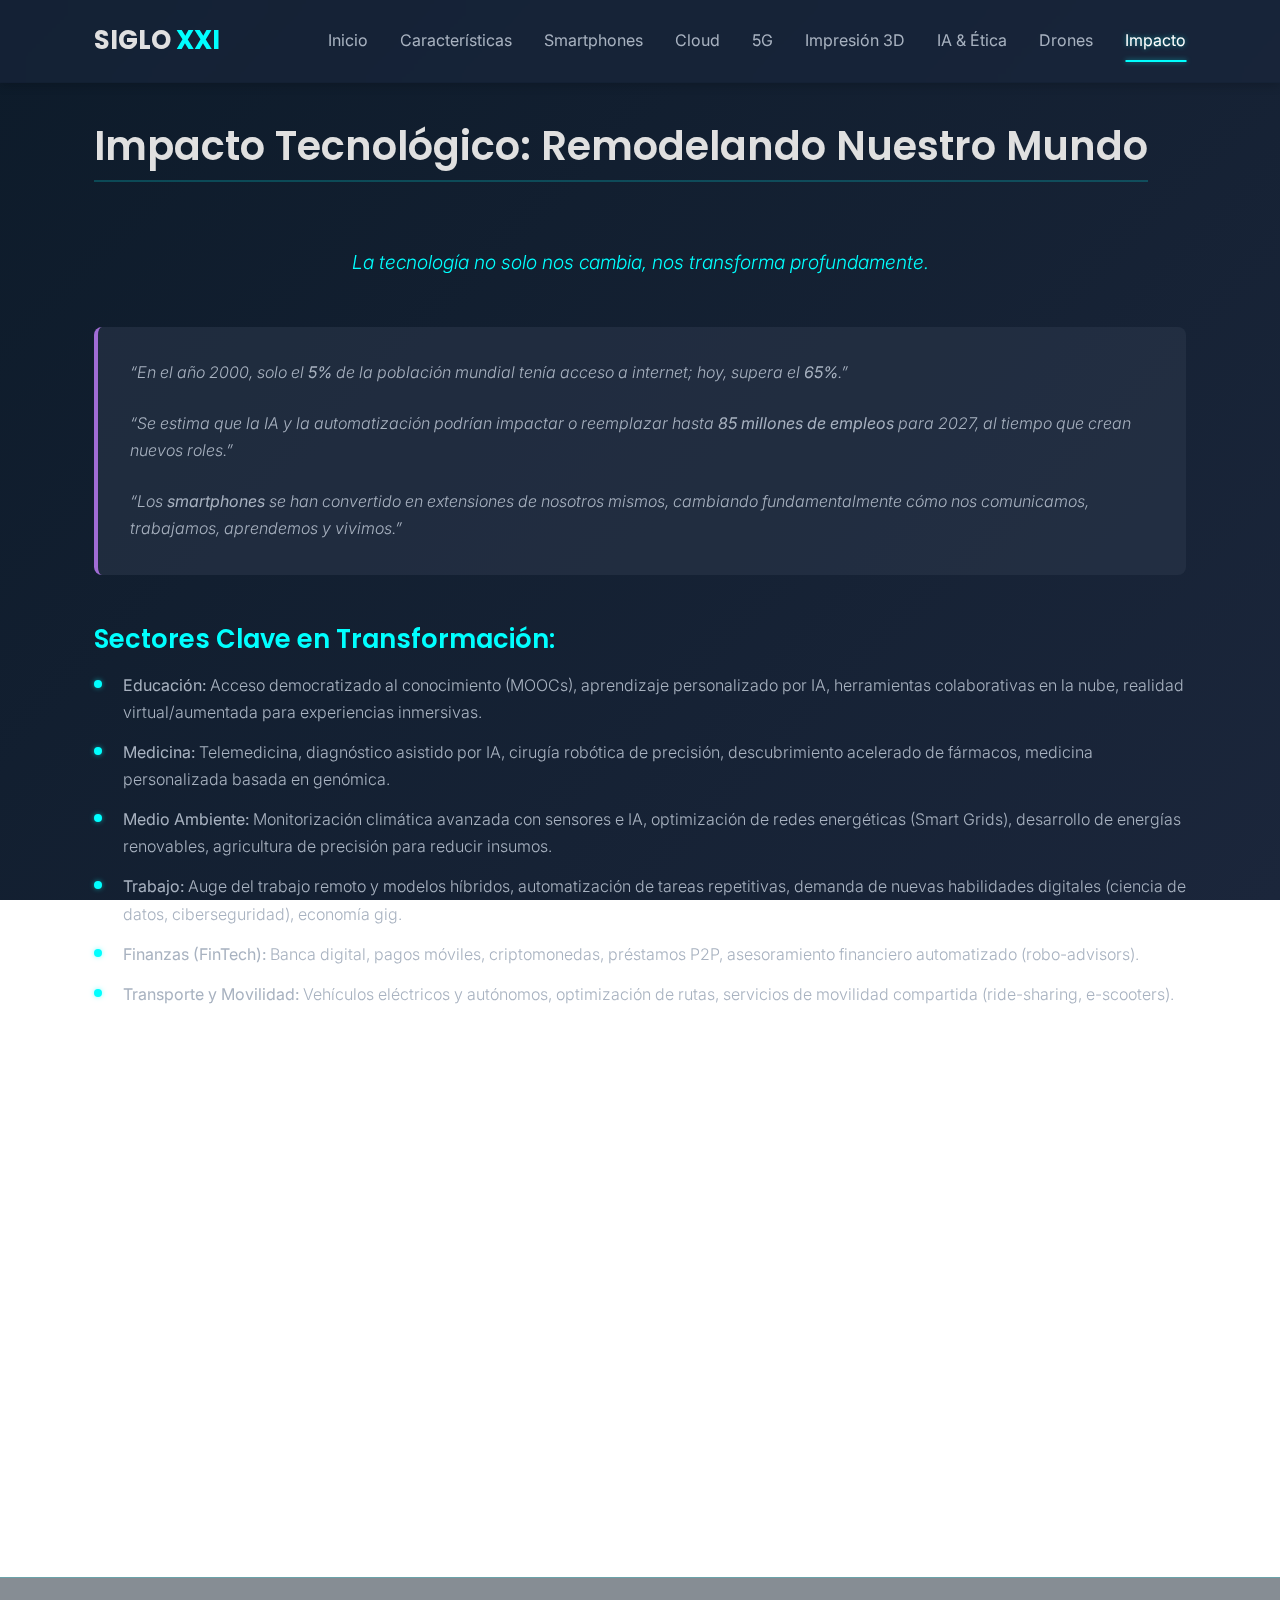
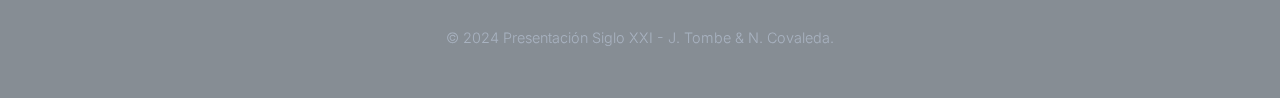
<file: impacto.html>
<!DOCTYPE html>
<html lang="es">
<head>
    <meta charset="UTF-8">
    <meta name="viewport" content="width=device-width, initial-scale=1.0">
    <title>Siglo XXI - Impacto Tecnológico y Reflexiones</title>
    <link rel="stylesheet" href="style.css">
</head>
<body>
     <header class="main-header">
         <div class="container">
            <div class="logo"><a href="index.html">SIGLO <span>XXI</span></a></div>
            <nav class="main-nav">
                 <ul>
                    <li><a href="index.html">Inicio</a></li>
                    <li><a href="caracteristicas.html">Características</a></li>
                    <li><a href="smartphones.html">Smartphones</a></li>
                    <li><a href="cloud.html">Cloud</a></li>
                    <li><a href="5g.html">5G</a></li>
                    <li><a href="impresion3d.html">Impresión 3D</a></li>
                    <li><a href="ia-etica.html">IA & Ética</a></li>
                    <li><a href="drones.html">Drones</a></li>
                    <li><a href="impacto.html" class="active">Impacto</a></li>
                 </ul>
             </nav>
        </div>
    </header>

    <main>
        <section class="container">
             <h2 class="animate-on-scroll">Impacto Tecnológico: Remodelando Nuestro Mundo</h2>
             <p class="animate-on-scroll delay-1" style="font-size: 1.2rem; text-align: center; margin: 2rem 0 3rem 0; font-style: italic; color: var(--color-primary);">La tecnología no solo nos cambia, nos transforma profundamente.</p>

            <div class="impact-stats animate-on-scroll delay-2" style="background: var(--color-card-bg); padding: 2rem; border-radius: var(--border-radius); margin-bottom: 3rem; border-left: 4px solid var(--color-secondary);">
                <blockquote style="border: none; padding: 0; margin: 0 0 1.5rem 0;">
                    “En el año 2000, solo el <strong>5%</strong> de la población mundial tenía acceso a internet; hoy, supera el <strong>65%</strong>.”
                </blockquote>
                <blockquote style="border: none; padding: 0; margin: 0 0 1.5rem 0;">
                    “Se estima que la IA y la automatización podrían impactar o reemplazar hasta <strong>85 millones de empleos</strong> para 2027, al tiempo que crean nuevos roles.” <!-- Source/Date for context if available -->
                </blockquote>
                 <blockquote style="border: none; padding: 0; margin: 0;">
                     “Los <strong>smartphones</strong> se han convertido en extensiones de nosotros mismos, cambiando fundamentalmente cómo nos comunicamos, trabajamos, aprendemos y vivimos.”
                 </blockquote>
            </div>

            <h3 class="animate-on-scroll delay-3" style="margin-top: 3rem;">Sectores Clave en Transformación:</h3>
            <ul class="animate-on-scroll delay-4">
                <li><strong>Educación:</strong> Acceso democratizado al conocimiento (MOOCs), aprendizaje personalizado por IA, herramientas colaborativas en la nube, realidad virtual/aumentada para experiencias inmersivas.</li>
                 <li><strong>Medicina:</strong> Telemedicina, diagnóstico asistido por IA, cirugía robótica de precisión, descubrimiento acelerado de fármacos, medicina personalizada basada en genómica.</li>
                 <li><strong>Medio Ambiente:</strong> Monitorización climática avanzada con sensores e IA, optimización de redes energéticas (Smart Grids), desarrollo de energías renovables, agricultura de precisión para reducir insumos.</li>
                  <li><strong>Trabajo:</strong> Auge del trabajo remoto y modelos híbridos, automatización de tareas repetitivas, demanda de nuevas habilidades digitales (ciencia de datos, ciberseguridad), economía gig.</li>
                 <li><strong>Finanzas (FinTech):</strong> Banca digital, pagos móviles, criptomonedas, préstamos P2P, asesoramiento financiero automatizado (robo-advisors).</li>
                  <li><strong>Transporte y Movilidad:</strong> Vehículos eléctricos y autónomos, optimización de rutas, servicios de movilidad compartida (ride-sharing, e-scooters).</li>
             </ul>
        </section>

        <section class="container text-center animate-on-scroll delay-1" style="text-align: center; margin-top: 2rem; padding-bottom: 2rem;">
             <div style="border-top: 1px solid var(--color-border); padding-top: 3rem; max-width: 700px; margin: 0 auto;">
                <h2 style="border: none; padding: 0; font-size: 2rem; margin-bottom: 1.5rem;">Reflexiones Finales</h2>
                 <p class="footer-quote" style="margin-top: 1.5rem; color: var(--color-text); font-size: 1.3rem;">"El futuro no es tecnológico, el futuro somos nosotros <span style='color: var(--color-primary);'>con</span> tecnología."</p>
                 <p style="font-size: 1.5rem; font-family: var(--font-heading); color: var(--color-secondary); margin-top: 2.5rem; line-height: 1.4;">¿La tecnología nos hace más humanos<br> o más dependientes?</p>
            </div>
        </section>
    </main>

     <footer class="main-footer">
         <div class="container">
             <p>© 2024 Presentación Siglo XXI - J. Tombe & N. Covaleda.</p>
         </div>
    </footer>

    <!-- Modal Overlay -->
    <div class="modal-overlay"></div>

    <script src="script.js"></script>
</body>
</html>
</file>
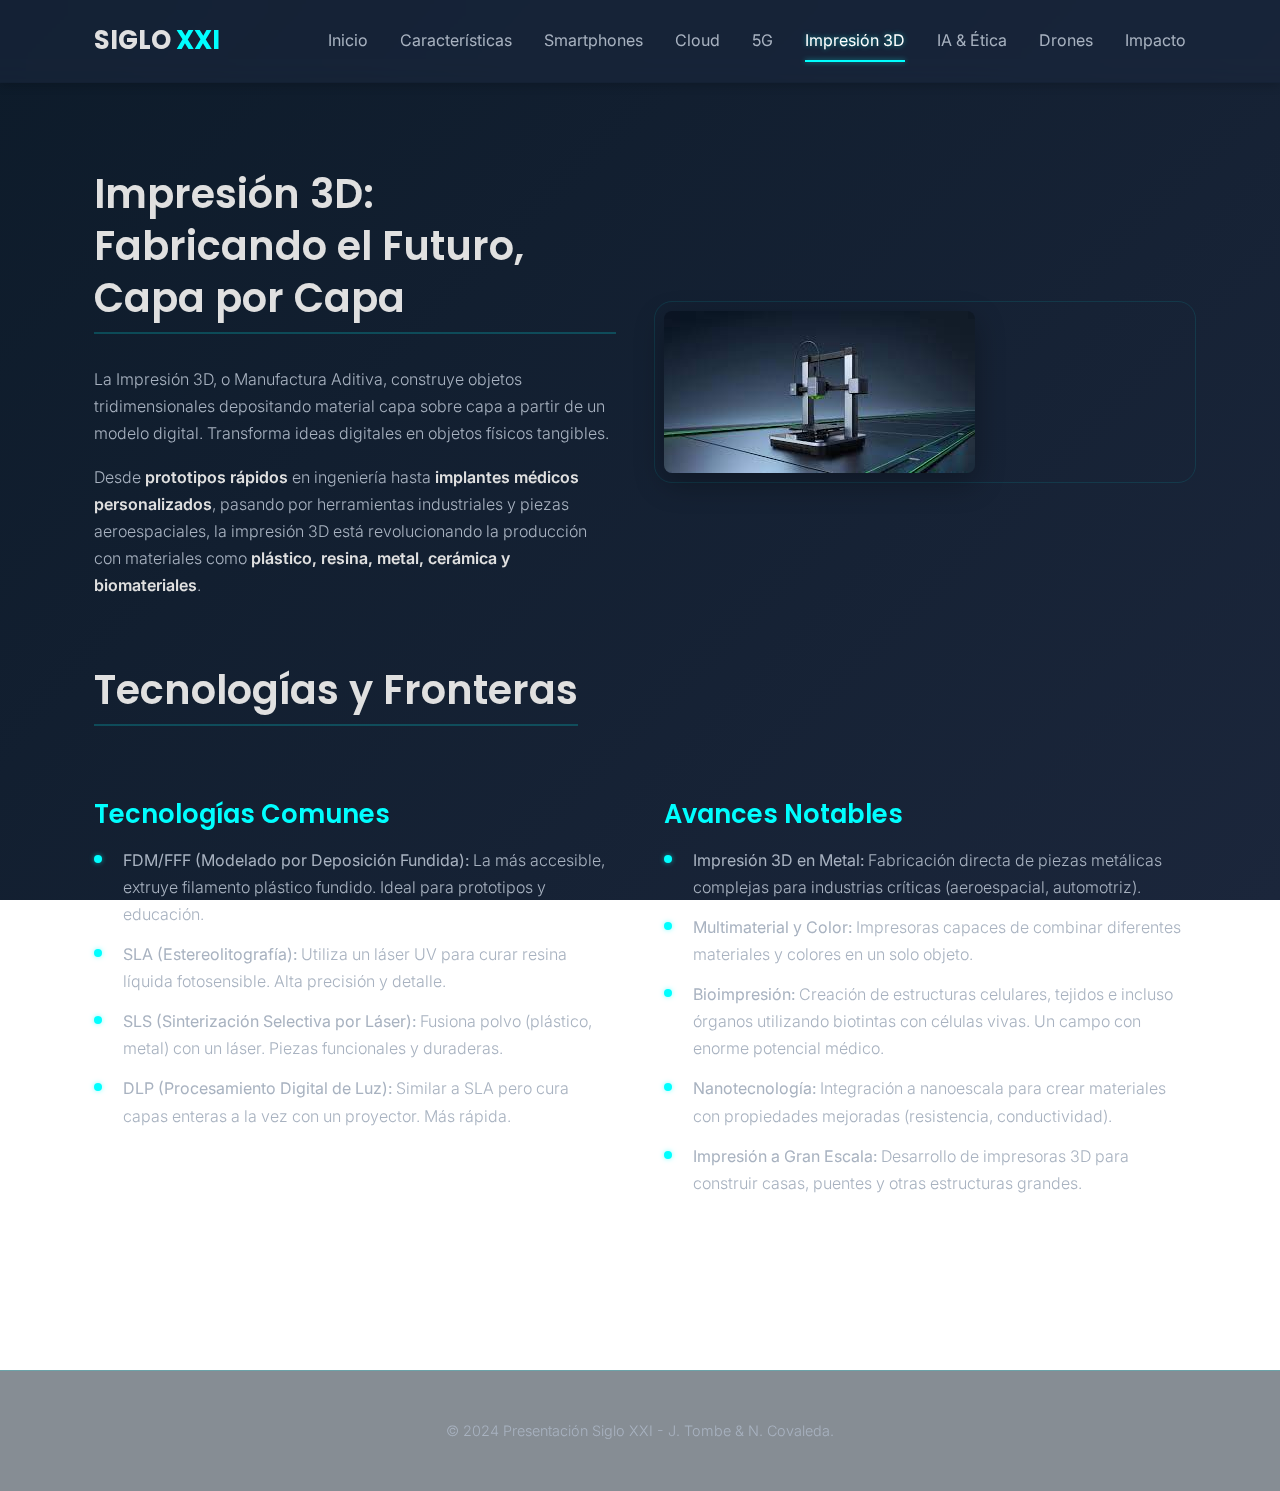
<file: impresion3d.html>
<!DOCTYPE html>
<html lang="es">
<head>
    <meta charset="UTF-8">
    <meta name="viewport" content="width=device-width, initial-scale=1.0">
    <title>Siglo XXI - Impresión 3D</title>
    <link rel="stylesheet" href="style.css">
</head>
<body>
    <header class="main-header">
        <div class="container">
           <div class="logo"><a href="index.html">SIGLO <span>XXI</span></a></div>
           <nav class="main-nav">
                <ul>
                   <li><a href="index.html">Inicio</a></li>
                   <li><a href="caracteristicas.html">Características</a></li>
                   <li><a href="smartphones.html">Smartphones</a></li>
                   <li><a href="cloud.html">Cloud</a></li>
                   <li><a href="5g.html">5G</a></li>
                   <li><a href="impresion3d.html" class="active">Impresión 3D</a></li>
                   <li><a href="ia-etica.html">IA & Ética</a></li>
                   <li><a href="drones.html">Drones</a></li>
                   <li><a href="impacto.html">Impacto</a></li>
                </ul>
            </nav>
       </div>
   </header>

    <main>
        <section class="container">
             <div class="feature-layout reverse animate-on-scroll"> <!-- Image on right -->
                 <div class="feature-image">
                     <!-- Replace with image: Impresora 3D creando un objeto complejo o médico -->
                      <img src="assets/placeholder_3dprinter.jpg" alt="Impresora 3D en acción">
                 </div>
                 <div class="feature-text">
                     <h2>Impresión 3D: Fabricando el Futuro, Capa por Capa</h2>
                     <p>La Impresión 3D, o Manufactura Aditiva, construye objetos tridimensionales depositando material capa sobre capa a partir de un modelo digital. Transforma ideas digitales en objetos físicos tangibles.</p>
                      <p>Desde <strong>prototipos rápidos</strong> en ingeniería hasta <strong>implantes médicos personalizados</strong>, pasando por herramientas industriales y piezas aeroespaciales, la impresión 3D está revolucionando la producción con materiales como <strong>plástico, resina, metal, cerámica y biomateriales</strong>.</p>
                 </div>
            </div>
        </section>

        <section class="container">
            <h2 class="animate-on-scroll">Tecnologías y Fronteras</h2>
            <div class="two-column-layout">
                <div class="column animate-on-scroll delay-1">
                     <h3>Tecnologías Comunes</h3>
                    <ul>
                        <li><strong>FDM/FFF (Modelado por Deposición Fundida):</strong> La más accesible, extruye filamento plástico fundido. Ideal para prototipos y educación.</li>
                        <li><strong>SLA (Estereolitografía):</strong> Utiliza un láser UV para curar resina líquida fotosensible. Alta precisión y detalle.</li>
                         <li><strong>SLS (Sinterización Selectiva por Láser):</strong> Fusiona polvo (plástico, metal) con un láser. Piezas funcionales y duraderas.</li>
                          <li><strong>DLP (Procesamiento Digital de Luz):</strong> Similar a SLA pero cura capas enteras a la vez con un proyector. Más rápida.</li>
                     </ul>
                </div>
                <div class="column animate-on-scroll delay-2">
                    <h3>Avances Notables</h3>
                    <ul>
                         <li><strong>Impresión 3D en Metal:</strong> Fabricación directa de piezas metálicas complejas para industrias críticas (aeroespacial, automotriz).</li>
                         <li><strong>Multimaterial y Color:</strong> Impresoras capaces de combinar diferentes materiales y colores en un solo objeto.</li>
                        <li><strong>Bioimpresión:</strong> Creación de estructuras celulares, tejidos e incluso órganos utilizando biotintas con células vivas. Un campo con enorme potencial médico.</li>
                        <li><strong>Nanotecnología:</strong> Integración a nanoescala para crear materiales con propiedades mejoradas (resistencia, conductividad).</li>
                        <li><strong>Impresión a Gran Escala:</strong> Desarrollo de impresoras 3D para construir casas, puentes y otras estructuras grandes.</li>
                    </ul>
                 </div>
             </div>
        </section>
    </main>

     <footer class="main-footer">
         <div class="container">
             <p>© 2024 Presentación Siglo XXI - J. Tombe & N. Covaleda.</p>
        </div>
    </footer>

    <!-- Modal Overlay -->
    <div class="modal-overlay"></div>

    <script src="script.js"></script>
</body>
</html>
</file>
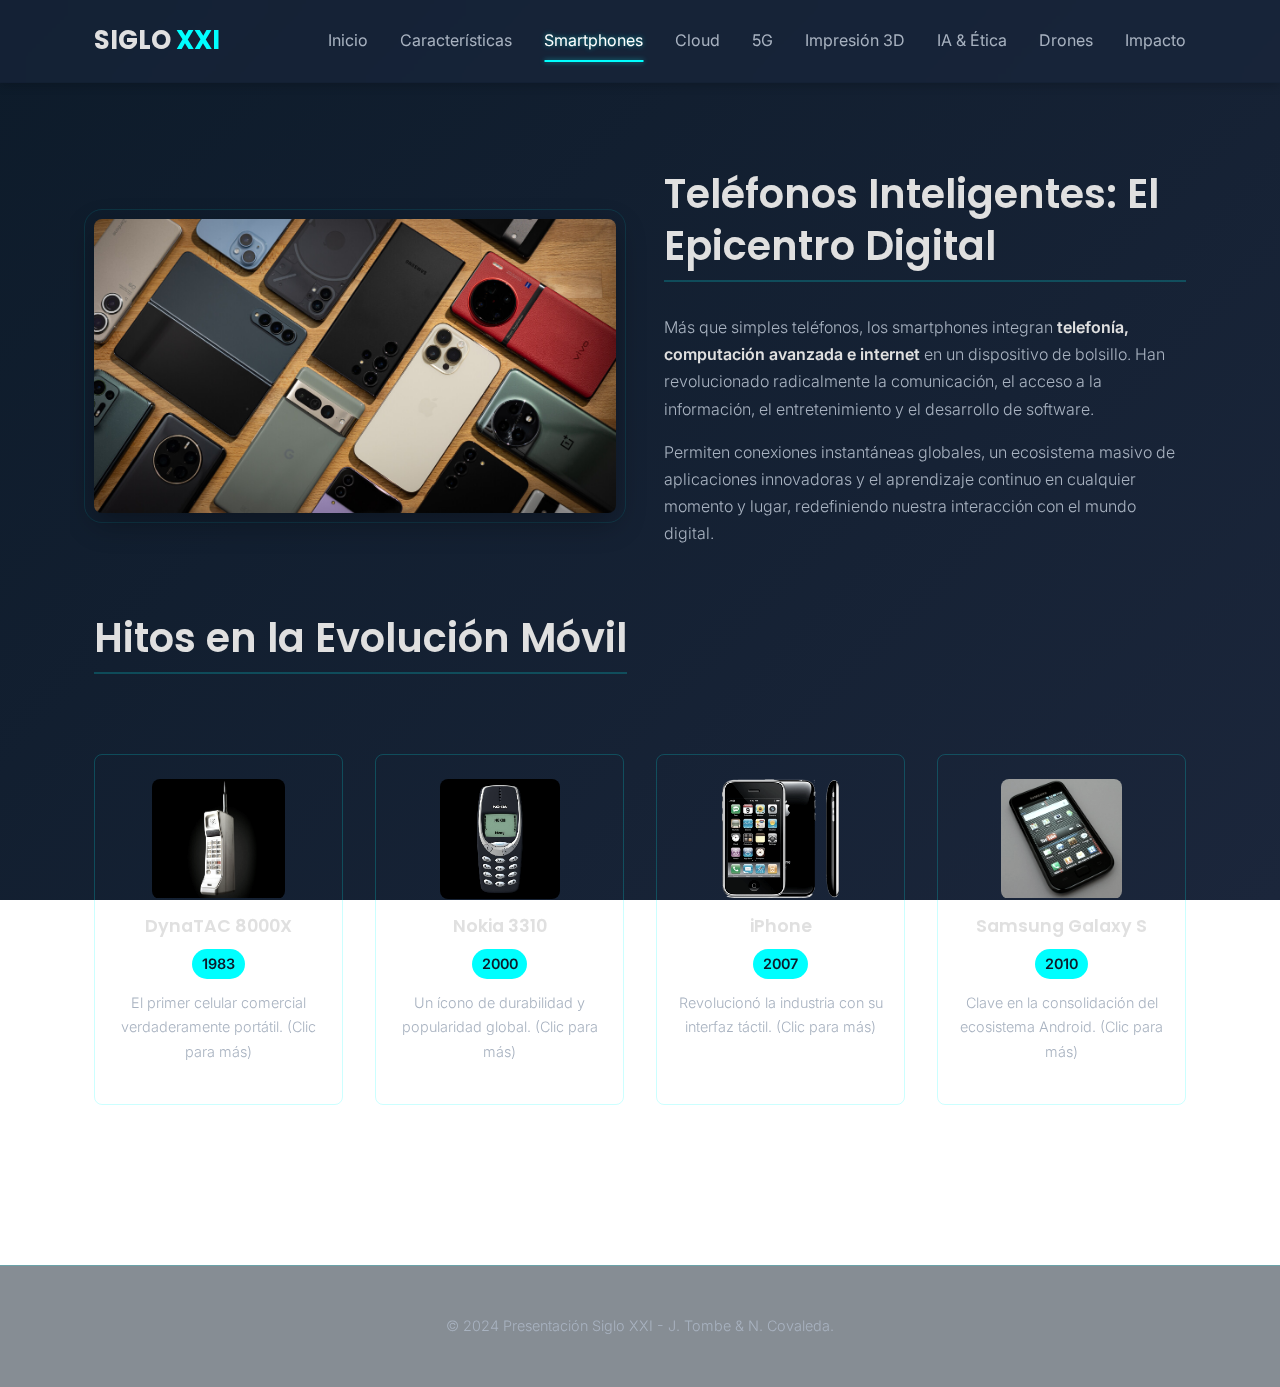
<file: smartphones.html>
<!DOCTYPE html>
<html lang="es">
<head>
    <meta charset="UTF-8">
    <meta name="viewport" content="width=device-width, initial-scale=1.0">
    <title>Siglo XXI - Smartphones</title>
    <link rel="stylesheet" href="style.css">
</head>
<body>
    <header class="main-header">
        <div class="container">
            <div class="logo"><a href="index.html">SIGLO <span>XXI</span></a></div>
            <nav class="main-nav">
                 <ul>
                    <li><a href="index.html">Inicio</a></li>
                    <li><a href="caracteristicas.html">Características</a></li>
                    <li><a href="smartphones.html" class="active">Smartphones</a></li>
                    <li><a href="cloud.html">Cloud</a></li>
                    <li><a href="5g.html">5G</a></li>
                    <li><a href="impresion3d.html">Impresión 3D</a></li>
                    <li><a href="ia-etica.html">IA & Ética</a></li>
                    <li><a href="drones.html">Drones</a></li>
                    <li><a href="impacto.html">Impacto</a></li>
                 </ul>
             </nav>
        </div>
    </header>

    <main>
        <section class="container">
             <div class="feature-layout animate-on-scroll">
                 <div class="feature-image">
                    <!-- Replace with image: Collage of modern smartphones or a dynamic smartphone graphic -->
                    <img src="assets/placeholder_smartphones.jpg" alt="Evolución de los Smartphones">
                 </div>
                 <div class="feature-text">
                     <h2>Teléfonos Inteligentes: El Epicentro Digital</h2>
                     <p>Más que simples teléfonos, los smartphones integran <strong>telefonía, computación avanzada e internet</strong> en un dispositivo de bolsillo. Han revolucionado radicalmente la comunicación, el acceso a la información, el entretenimiento y el desarrollo de software.</p>
                     <p>Permiten conexiones instantáneas globales, un ecosistema masivo de aplicaciones innovadoras y el aprendizaje continuo en cualquier momento y lugar, redefiniendo nuestra interacción con el mundo digital.</p>
                 </div>
            </div>
        </section>

        <section class="container">
             <h2 class="animate-on-scroll">Hitos en la Evolución Móvil</h2>
             <div class="timeline"> <!-- Let items handle their own animation -->
                 <div class="timeline-item modal-trigger delay-1" data-modal-target="#modal-dynatac">
                    <!-- Replace with image: Motorola DynaTAC 8000X -->
                    <img src="assets/placeholder_dynatac.png" alt="DynaTAC 8000X">
                    <h4>DynaTAC 8000X</h4>
                    <span class="year">1983</span>
                    <p class="description">El primer celular comercial verdaderamente portátil. (Clic para más)</p>
                 </div>
                  <div class="timeline-item modal-trigger delay-2" data-modal-target="#modal-nokia3310">
                      <!-- Replace with image: Nokia 3310 -->
                      <img src="assets/placeholder_nokia3310.png" alt="Nokia 3310">
                      <h4>Nokia 3310</h4>
                      <span class="year">2000</span>
                      <p class="description">Un ícono de durabilidad y popularidad global. (Clic para más)</p>
                  </div>
                   <div class="timeline-item modal-trigger delay-3" data-modal-target="#modal-iphone">
                       <!-- Replace with image: Original iPhone -->
                       <img src="assets/placeholder_iphone1.png" alt="iPhone Original">
                       <h4>iPhone</h4>
                       <span class="year">2007</span>
                       <p class="description">Revolucionó la industria con su interfaz táctil. (Clic para más)</p>
                   </div>
                   <div class="timeline-item modal-trigger delay-4" data-modal-target="#modal-galaxys">
                      <!-- Replace with image: Samsung Galaxy S -->
                      <img src="assets/placeholder_galaxys1.png" alt="Samsung Galaxy S">
                      <h4>Samsung Galaxy S</h4>
                      <span class="year">2010</span>
                      <p class="description">Clave en la consolidación del ecosistema Android. (Clic para más)</p>
                  </div>
             </div>
        </section>
        <!-- Space for hidden Modals defined below -->
    </main>

    <footer class="main-footer">
        <div class="container">
            <p>© 2024 Presentación Siglo XXI - J. Tombe & N. Covaleda.</p>
        </div>
    </footer>

    <!-- Modal Overlay -->
    <div class="modal-overlay">
        <!-- Hidden Modal Structures -->
         <div class="modal" id="modal-dynatac">
             <button class="modal-close" aria-label="Cerrar modal">×</button>
             <div class="modal-header"><h3>Motorola DynaTAC 8000X (1983)</h3></div>
             <div class="modal-body">
                 <p>Conocido como "el ladrillo", fue el primer teléfono móvil de mano disponible comercialmente. Pesaba casi 800 gramos, medía 25 cm (sin contar la antena), ofrecía solo 30 minutos de conversación tras 10 horas de carga y costaba casi $4,000 USD de la época (equivalente a más de $10,000 hoy). A pesar de sus limitaciones, marcó el inicio de la comunicación móvil personal.</p>
             </div>
         </div>
          <div class="modal" id="modal-nokia3310">
              <button class="modal-close" aria-label="Cerrar modal">×</button>
             <div class="modal-header"><h3>Nokia 3310 (2000)</h3></div>
              <div class="modal-body">
                  <p>Este teléfono se convirtió en un fenómeno cultural, vendiendo más de 126 millones de unidades. Famoso por su legendaria resistencia, batería de larga duración (para la época), carcasas intercambiables y juegos icónicos como "Snake II". Representa la era dorada de los 'feature phones' antes de la hegemonía smartphone.</p>
             </div>
          </div>
         <div class="modal" id="modal-iphone">
              <button class="modal-close" aria-label="Cerrar modal">×</button>
             <div class="modal-header"><h3>Apple iPhone (2007)</h3></div>
             <div class="modal-body">
                  <p>Aunque no fue el primer smartphone, el iPhone original redefinió la categoría al combinar un teléfono, un iPod y un comunicador de internet en un solo dispositivo con una innovadora interfaz multitáctil y un diseño elegante. Eliminó el teclado físico predominante y popularizó la App Store, creando un nuevo ecosistema de software móvil.</p>
              </div>
          </div>
          <div class="modal" id="modal-galaxys">
               <button class="modal-close" aria-label="Cerrar modal">×</button>
              <div class="modal-header"><h3>Samsung Galaxy S (2010)</h3></div>
              <div class="modal-body">
                 <p>Considerado uno de los primeros rivales serios del iPhone, el Galaxy S original destacó por su pantalla Super AMOLED vibrante, un procesador potente (para la época) y la flexibilidad del sistema operativo Android. Fue el inicio de la exitosa línea Galaxy S de Samsung, fundamental para la expansión y adopción masiva de Android a nivel mundial.</p>
              </div>
          </div>
        <!-- End Hidden Modals -->
    </div>

    <script src="script.js"></script>
</body>
</html>
</file>
<file: style.css>
/* Import Fonts */
@import url('https://fonts.googleapis.com/css2?family=Poppins:wght@400;600;700&family=Inter:wght@300;400;600&display=swap');

/* CSS Variables */
:root {
    --font-heading: 'Poppins', sans-serif;
    --font-body: 'Inter', sans-serif;

    --color-bg-start: #0d1b2a; /* Dark Blue */
    --color-bg-end: #1b263b;   /* Slightly lighter Dark Blue */
    --color-text: #E0E0E0;     /* Light Gray */
    --color-text-muted: #a8b2c0; /* Lighter Gray for paragraphs */
    --color-primary: #00FFFF;  /* Cyan/Aqua */
    --color-secondary: #A06CD5; /* Soft Magenta/Purple */
    --color-card-bg: rgba(42, 54, 74, 0.6); /* Semi-transparent dark blue */
    --color-border: rgba(0, 255, 255, 0.2); /* Faint cyan border */
    --color-glow: rgba(0, 255, 255, 0.5); /* Glow effect for primary */

    --container-width: 1140px;
    --base-spacing: 1rem;
    --border-radius: 8px;
}

/* Reset & Base Styles */
* {
    margin: 0;
    padding: 0;
    box-sizing: border-box;
}

html {
    scroll-behavior: smooth;
    font-size: 16px;
}

body {
    font-family: var(--font-body);
    background: linear-gradient(135deg, var(--color-bg-start), var(--color-bg-end));
    background-attachment: fixed;
    color: var(--color-text);
    line-height: 1.7;
    font-weight: 300;
    overflow-x: hidden;
    min-height: 100vh;
}

/* Optional Animated Background Gradient */
/* body::before { ... animation styles ... } */
/* @keyframes gradientBG { ... } */

/* Typography */
h1, h2, h3, h4, h5, h6 {
    font-family: var(--font-heading);
    color: var(--color-text);
    margin-bottom: calc(var(--base-spacing) * 1.2);
    line-height: 1.3;
    font-weight: 600;
}

h1 { font-size: clamp(2.5rem, 5vw, 4rem); margin-bottom: 1.5rem; font-weight: 700;}
h2 { font-size: clamp(1.8rem, 4vw, 2.5rem); margin-bottom: 2rem; padding-bottom: 0.5rem; border-bottom: 2px solid var(--color-border); display: inline-block; }
h3 { font-size: clamp(1.3rem, 3vw, 1.6rem); color: var(--color-primary); margin-bottom: 1rem; font-weight: 600;}
h4 { font-size: 1.1rem; margin-bottom: 0.5rem; color: #f0f0f0;}


p {
    margin-bottom: var(--base-spacing);
    font-weight: 300;
    color: var(--color-text-muted);
}
p strong {
    color: var(--color-text);
    font-weight: 600;
}

a {
    color: var(--color-primary);
    text-decoration: none;
    transition: color 0.3s ease, text-shadow 0.3s ease;
}
a:hover {
    color: #ffffff;
    text-shadow: 0 0 8px var(--color-glow);
}

ul, ol {
    list-style: none;
    padding-left: 0;
}

ul li {
    position: relative;
    padding-left: 1.8em;
    margin-bottom: calc(var(--base-spacing) * 0.8);
    color: var(--color-text-muted);
}
ul li::before {
    content: '';
    position: absolute;
    left: 0;
    top: 0.5em;
    width: 8px;
    height: 8px;
    background-color: var(--color-primary);
    border-radius: 50%;
    box-shadow: 0 0 5px var(--color-glow);
}

ol { counter-reset: custom-list-counter; }
ol li {
    counter-increment: custom-list-counter;
    position: relative;
    padding-left: 2.5em;
     margin-bottom: calc(var(--base-spacing) * 0.8);
     color: var(--color-text-muted);
}
ol li::before {
    content: counter(custom-list-counter);
    position: absolute;
    left: 0;
    top: 0.1em;
    font-family: var(--font-heading);
    font-weight: 600;
    color: var(--color-secondary);
    font-size: 1.1em;
    line-height: 1;
    min-width: 1.5em;
    text-align: right;
    padding-right: 0.5em;
}

img {
    max-width: 100%;
    height: auto;
    display: block;
    border-radius: var(--border-radius);
}

blockquote {
    border-left: 3px solid var(--color-secondary); /* Use secondary color */
    padding-left: 1.5rem;
    margin: 1.5rem 0;
    font-style: italic;
    color: var(--color-text-muted);
}


/* Layout & Container */
.container {
    max-width: var(--container-width);
    margin: 0 auto;
    padding: 0 calc(var(--base-spacing) * 1.5);
}

/* Header / Navigation - Frosted Glass */
.main-header {
    background: rgba(27, 38, 59, 0.6);
    backdrop-filter: blur(10px) saturate(120%);
    -webkit-backdrop-filter: blur(10px) saturate(120%);
    padding: calc(var(--base-spacing) * 1.2) 0;
    position: fixed;
    width: 100%;
    top: 0;
    left: 0;
    z-index: 1000;
    border-bottom: 1px solid rgba(13, 27, 42, 0.2);
    box-shadow: 0 2px 10px rgba(0,0,0,0.2);
}
.main-header .container {
    display: flex;
    justify-content: space-between;
    align-items: center;
}
.logo a {
    font-family: var(--font-heading);
    font-size: 1.6rem;
    color: var(--color-text);
    font-weight: 700;
    text-shadow: none;
}
.logo a span { color: var(--color-primary); }
.logo a:hover { opacity: 0.9; }

.main-nav ul { list-style: none; display: flex; }
.main-nav ul li { margin-left: calc(var(--base-spacing) * 2); margin-bottom: 0; padding-left: 0; }
.main-nav ul li::before { content: none; }
.main-nav ul li a {
    color: var(--color-text-muted);
    font-weight: 400;
    padding: 0.5rem 0;
    position: relative;
    transition: color 0.3s ease, text-shadow 0.3s ease;
}
.main-nav ul li a::after {
    content: ''; position: absolute; bottom: -4px; left: 50%; transform: translateX(-50%);
    width: 0; height: 2px; background-color: var(--color-primary);
    transition: width 0.3s ease; box-shadow: 0 0 5px var(--color-glow);
}
.main-nav ul li a:hover,
.main-nav ul li a.active {
     color: #ffffff; text-shadow: 0 0 5px var(--color-glow);
}
.main-nav ul li a:hover::after,
.main-nav ul li a.active::after {
     width: 100%;
}


/* Main Content Area */
main { padding-top: 120px; padding-bottom: 5rem; }
section { padding: 5rem 0; overflow: hidden; position: relative; }
/* section:nth-of-type(odd) { background: rgba(0,0,0,0.03); } */


/* Hero Section */
.hero {
    min-height: 90vh; display: flex; flex-direction: column; justify-content: center;
    align-items: center; text-align: center; padding-top: 120px;
    position: relative; overflow: hidden;
}
/* Decorative lines for Hero */
.hero::before, .hero::after {
    content: ''; position: absolute; background-color: var(--color-border); opacity: 0.5; z-index: -1;
}
.hero::before { width: 30%; height: 1px; top: 20%; left: -5%; transform: rotate(45deg); }
.hero::after { width: 30%; height: 1px; bottom: 20%; right: -5%; transform: rotate(45deg); }

.hero h1 { border-bottom: none; display: block; margin-bottom: 1rem; }
.hero .subtitle { font-size: 1.2rem; color: var(--color-text-muted); margin-bottom: 2rem; max-width: 600px; }
.hero .authors { font-size: 1rem; color: var(--color-text-muted); margin-top: 1.5rem; }

/* Buttons */
.cta-button {
    display: inline-block; margin-top: 2.5rem; background: transparent; color: var(--color-primary);
    border: 2px solid var(--color-primary); padding: 0.8rem 2.5rem; border-radius: 50px;
    font-weight: 600; font-family: var(--font-heading);
    transition: background-color 0.3s ease, color 0.3s ease, transform 0.2s ease, box-shadow 0.3s ease;
    text-decoration: none; cursor: pointer;
}
.cta-button:hover {
    background-color: var(--color-primary); color: var(--color-bg-start);
    transform: translateY(-3px); box-shadow: 0 5px 15px var(--color-glow); text-shadow: none;
}

/* Two Column Layout */
.two-column-layout {
    display: grid;
    grid-template-columns: repeat(auto-fit, minmax(min(300px, 100%), 1fr));
    gap: 3rem; align-items: start; margin-top: 2.5rem;
}
.column h3 { margin-top: 0; }


/* Feature Layout (Image + Text) */
.feature-layout { display: grid; grid-template-columns: 1fr 1fr; gap: 3rem; align-items: center; margin: 3rem 0; }
.feature-layout.reverse { grid-template-columns: 1fr 1fr; }
.feature-layout.reverse .feature-image { order: 2; }
.feature-layout.reverse .feature-text { order: 1; }
.feature-image { position: relative; }
.feature-image::before {
    content: ''; position: absolute; inset: -10px; border: 1px solid var(--color-border);
    border-radius: calc(var(--border-radius) + 10px); z-index: -1; opacity: 0.5; transition: transform 0.4s ease;
}
.feature-image:hover::before { transform: rotate(3deg) scale(1.02); }
.feature-image img { box-shadow: 0 10px 30px rgba(0,0,0,0.3); }


/* Card Grid */
.card-grid { display: grid; grid-template-columns: repeat(auto-fit, minmax(280px, 1fr)); gap: 2rem; margin-top: 2.5rem; }
.card {
    background: var(--color-card-bg); padding: 2rem 1.5rem; border-radius: var(--border-radius);
    border: 1px solid var(--color-border); backdrop-filter: blur(5px); -webkit-backdrop-filter: blur(5px);
    transition: transform 0.3s ease, box-shadow 0.3s ease, border-color 0.3s ease;
    position: relative; overflow: hidden;
}
.card:hover {
    transform: translateY(-8px); border-color: var(--color-primary);
    box-shadow: 0 10px 25px rgba(0, 255, 255, 0.1);
}
.card h3 { margin-top: 0; margin-bottom: 1rem; }
.card p { font-size: 0.95rem; }


/* Timeline Styles */
.timeline { display: grid; grid-template-columns: repeat(auto-fit, minmax(220px, 1fr)); gap: 2rem; margin-top: 3rem; text-align: center; }
.timeline-item {
    background: none; padding: 1.5rem 1rem; border-radius: var(--border-radius);
    border: 1px solid var(--color-border); opacity: 0; transform: scale(0.95) translateY(20px);
    transition: opacity 0.5s ease, transform 0.5s ease, box-shadow 0.3s ease, border-color 0.3s ease;
    position: relative;
}
.timeline-item:hover {
    border-color: var(--color-primary); box-shadow: 0 8px 20px rgba(0, 255, 255, 0.1);
    transform: scale(1) translateY(0); /* Slight override for hover consistency */
}
.timeline-item.visible { opacity: 1; transform: scale(1) translateY(0); }

.timeline-item img {
    height: 120px; width: auto; max-width: 80%; margin: 0 auto 1rem auto; object-fit: contain;
    filter: grayscale(50%) contrast(1.1); transition: filter 0.3s ease; background: none; padding: 0;
}
.timeline-item:hover img { filter: grayscale(0%) contrast(1); }
.timeline-item h4 {
    font-family: var(--font-heading); font-size: 1.1rem; margin-top: 0; margin-bottom: 0.5rem;
    font-weight: 600; color: var(--color-text);
}
.timeline-item .year {
    display: block; background-color: var(--color-primary); color: var(--color-bg-start);
    padding: 0.2rem 0.6rem; border-radius: 15px; font-weight: 600;
    margin: 0.7rem auto; width: fit-content; font-size: 0.9rem;
}
.timeline-item .description { font-size: 0.9rem; color: var(--color-text-muted); margin-top: 0.5rem; }

/* Timeline/Card item specifically acting as modal trigger hover */
.timeline-item.modal-trigger:hover,
.card.modal-trigger:hover {
    /* Keep existing hover effect, or enhance it slightly */
     box-shadow: 0 12px 30px rgba(0, 255, 255, 0.15); /* Slightly more pronounced shadow */
     transform: translateY(-8px) scale(1.01); /* Add subtle scale */
}

/* Modal Styles */
.modal-overlay {
    position: fixed; inset: 0; background-color: rgba(13, 27, 42, 0.8); z-index: 1050;
    display: flex; align-items: center; justify-content: center;
    opacity: 0; visibility: hidden; transition: opacity 0.4s ease, visibility 0s linear 0.4s;
}
.modal-overlay.active { opacity: 1; visibility: visible; transition: opacity 0.4s ease; }

.modal {
    background: linear-gradient(145deg, var(--color-bg-end), var(--color-bg-start));
    padding: 2.5rem 2rem; border-radius: var(--border-radius); border: 1px solid var(--color-border);
    box-shadow: 0 10px 40px rgba(0, 0, 0, 0.4); max-width: 700px; width: 90%;
    max-height: 85vh; overflow-y: auto; position: relative;
    transform: scale(0.9) translateY(20px); opacity: 0;
    transition: transform 0.4s cubic-bezier(0.175, 0.885, 0.32, 1.275), opacity 0.4s ease;
    visibility: hidden;
}
.modal-overlay.active .modal.active { /* Target specific active modal */
    transform: scale(1) translateY(0); opacity: 1; visibility: visible;
}

.modal-header { padding-bottom: 1rem; margin-bottom: 1.5rem; border-bottom: 1px solid var(--color-border); }
.modal-header h3 { color: var(--color-primary); margin: 0; font-size: 1.8rem; }
.modal-body p, .modal-body li { color: var(--color-text); font-size: 1rem; }
.modal-body li::before{ top: 0.6em; }

.modal-close {
    position: absolute; top: 0.8rem; right: 1rem; font-size: 2.5rem; font-weight: 300;
    color: var(--color-text-muted); background: none; border: none; cursor: pointer;
    line-height: 1; padding: 0.2rem; transition: color 0.3s ease, transform 0.3s ease;
}
.modal-close:hover { color: var(--color-primary); transform: rotate(90deg); }
.modal-trigger { cursor: pointer; }


/* Redesigned IA & Drones Section Styles */
.content-section {
     background: rgba(27, 38, 59, 0.3); border: 1px solid var(--color-border);
     border-radius: var(--border-radius); padding: 2.5rem; margin-top: 3rem;
}

.ethics-layout, .drones-layout { /* Shared grid base for these sections */
     display: grid;
     grid-template-columns: repeat(auto-fit, minmax(min(320px, 100%), 1fr));
     gap: 2.5rem;
}

.ethics-category h3 { /* Titles within IA section */
    border-bottom: 2px solid var(--color-secondary); display: inline-block;
    padding-bottom: 0.4rem; margin-bottom: 1.5rem; font-size: 1.4rem;
}
.ethics-point { /* Individual ethical point */
    margin-bottom: 1.5rem; padding-left: 1.5rem; border-left: 3px solid var(--color-primary);
}
.ethics-point strong {
    display: block; color: var(--color-text); font-weight: 600;
    margin-bottom: 0.3rem; font-size: 1.05rem;
}
.ethics-point p { font-size: 0.95rem; margin-bottom: 0; }

/* Drones List Alternative with Icons */
.drone-apps-list ul { padding-left: 0; }
.drone-apps-list li {
     padding-left: 3em; margin-bottom: 1.5rem; list-style: none;
     min-height: 40px; display: flex; flex-direction: column; position: relative;
}
.drone-apps-list li::before { /* Icon Base Style - REPLACE BACKGROUNDS/CONTENT */
    content: '?'; /* Default if no icon class */
    position: absolute; left: 0; top: 0.1em; width: 30px; height: 30px;
    font-size: 1.5rem; line-height: 1; background-color: var(--color-primary); /* Placeholder */
    border-radius: 4px; opacity: 0.8; text-align: center; color: var(--color-bg-start); font-weight: bold;
    display: flex; align-items: center; justify-content: center;
}
/* Example: Unique Icons per item (replace content/color as needed) */
.drone-apps-list li.icon-logistics::before { background-color: #5effa3; content:'📦';}
.drone-apps-list li.icon-inspection::before { background-color: #ffcc5e; content:'🔍';}
.drone-apps-list li.icon-agriculture::before { background-color: #a0e85f; content:'🌿';}
.drone-apps-list li.icon-security::before { background-color: #5ecfff; content:'🛡️';}
.drone-apps-list li.icon-mapping::before { background-color: #c09eff; content:'🗺️';}
.drone-apps-list li.icon-cinema::before { background-color: #ff9e9e; content:'🎬';}
/* Add more icon classes as needed */

.drone-apps-list strong { /* Title for drone app */
    display: block; color: var(--color-text); font-weight: 600;
    margin-bottom: 0.3rem; font-size: 1.1rem;
}
.drone-apps-list p { /* Description for drone app */
    font-size: 0.95rem; margin-bottom: 0; color: var(--color-text-muted);
}

/* Footer */
.main-footer {
    background-color: rgba(13, 27, 42, 0.5); padding: 3rem 0 2rem 0; text-align: center;
    border-top: 1px solid var(--color-border); margin-top: 5rem;
    font-size: 0.9rem; color: var(--color-text-muted);
}
.main-footer p { color: var(--color-text-muted); }
.footer-quote { /* Style for quotes if used in footer */
     font-family: var(--font-heading); font-style: italic; font-size: 1.1rem;
     margin-bottom: 1.5rem; color: var(--color-text); /* Make quotes slightly brighter */
}


/* Scroll Animations */
.animate-on-scroll {
    opacity: 0; transform: translateY(40px);
    transition: opacity 0.7s cubic-bezier(0.645, 0.045, 0.355, 1), transform 0.7s cubic-bezier(0.645, 0.045, 0.355, 1);
}
.animate-on-scroll.visible { opacity: 1; transform: translateY(0); }

/* Staggered Delay Classes */
.delay-1 { transition-delay: 0.1s !important; }
.delay-2 { transition-delay: 0.2s !important; }
.delay-3 { transition-delay: 0.3s !important; }
.delay-4 { transition-delay: 0.4s !important; }


/* Responsive Design */
@media (max-width: 992px) {
    .container { max-width: 960px; }
    .feature-layout, .feature-layout.reverse { gap: 2rem; }
}

@media (max-width: 768px) {
    html { font-size: 15px; }

    .main-header .container { flex-direction: column; align-items: center; }
    .logo { margin-bottom: var(--base-spacing); }
    .main-nav ul { justify-content: center; flex-wrap: wrap; margin-top: 0.5rem; }
    .main-nav ul li { margin: 0.3rem 0.8rem; }

    main { padding-top: 160px; }
    section { padding: 4rem 0; }
    .hero { min-height: 70vh; padding-top: 80px; }
    .hero h1 { font-size: clamp(2rem, 8vw, 3rem); } /* Adjust hero heading on mobile */
    .hero .subtitle { font-size: 1.1rem;}

     .two-column-layout { grid-template-columns: 1fr; } /* Stack columns */
     .feature-layout, .feature-layout.reverse { grid-template-columns: 1fr; text-align: center; } /* Stack image and text */
     .feature-layout.reverse .feature-image, .feature-layout.reverse .feature-text { order: 0; }
     .feature-image { max-width: 80%; margin: 0 auto 2rem auto; }
     .feature-image::before { inset: -5px; }
     .feature-text { text-align: left; }
     .feature-text h2 { /* Center title within stacked text */
         text-align: center; display: block; border-bottom: none;
     }
      .feature-text h2::after { /* Optional underline for centered h2 */
          content:''; display: block; width: 50px; height: 2px; background: var(--color-border); margin: 0.5rem auto 1.5rem auto;
      }

      .ethics-layout { gap: 2rem; } /* Reduce gap */
      .content-section { padding: 2rem 1.5rem;}
}

@media (max-width: 576px) {
    .main-nav ul li { margin: 0.3rem 0.5rem; }
     .cta-button { padding: 0.7rem 1.8rem; font-size: 0.9rem;}
     .card-grid, .timeline { grid-template-columns: 1fr; gap: 1.5rem; }
     .card { padding: 1.5rem; }
     .modal { padding: 2rem 1.5rem;}
     .modal-header h3 { font-size: 1.5rem; }
     .modal-close { font-size: 2rem; top: 0.5rem; right: 0.8rem;}
     .ethics-point { padding-left: 1rem; border-left-width: 2px;}
     .drone-apps-list li { padding-left: 2.5em;}
     .drone-apps-list li::before { width: 25px; height: 25px; font-size: 1.2rem;}

     /* Class for mobile-specific line breaks */
     .d-md-none { display: initial; } /* Show br tag on small screens */
}

/* Hide mobile break tag on larger screens */
@media (min-width: 768px) {
    .d-md-none { display: none; }
}
</file>
